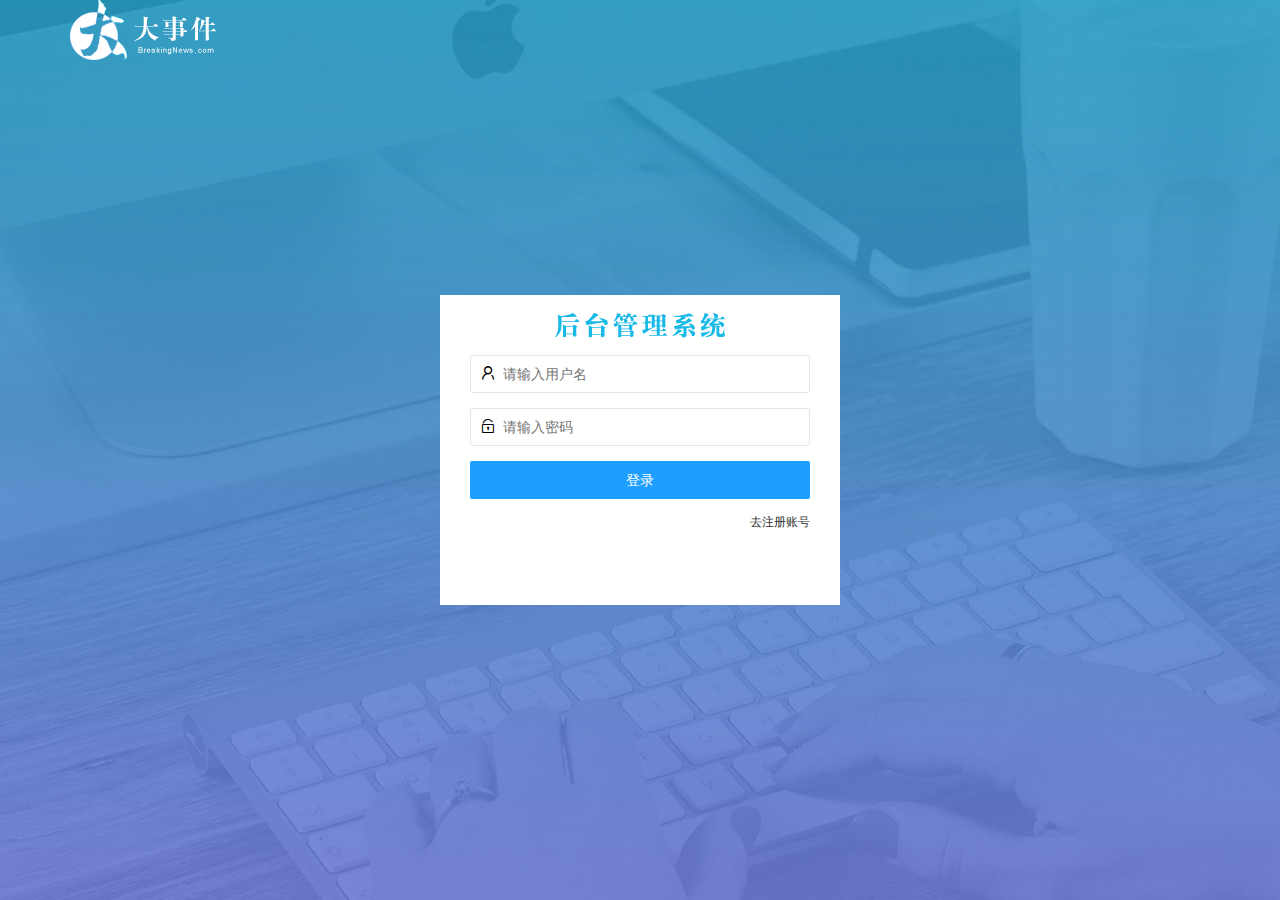
<file: login.html>
<!DOCTYPE html>
<html lang="en">

<head>
  <meta charset="UTF-8" />
  <meta name="viewport" content="width=device-width, initial-scale=1.0" />
  <title>大事件-登录/注册</title>
  <!-- 导入 LayUI 的样式 -->
  <link rel="stylesheet" href="/assets/lib/layui/css/layui.css" />
  <!-- 导入自己的样式表 -->
  <link rel="stylesheet" href="/assets/css/login.css" />
</head>

<body>
  <!-- 头部的 Logo 区域 -->
  <div class="layui-main">
    <img src="/assets/images/logo.png" alt="" />
  </div>

  <!-- 登录注册区域 -->
  <div class="loginAndRegBox">
    <div class="title-box"></div>
    <div class="login-box">
      <!-- 登录的表单 -->
      <form class="layui-form" id="form_login">
        <!-- 用户名 -->
        <div class="layui-form-item">
          <i class="layui-icon layui-icon-username"></i>
          <input type="text" name="username" required lay-verify="required" placeholder="请输入用户名" autocomplete="off"
            class="layui-input" />
        </div>
        <!-- 密码 -->
        <div class="layui-form-item">
          <i class="layui-icon layui-icon-password"></i>
          <input type="password" name="password" required lay-verify="required|pwd" placeholder="请输入密码"
            autocomplete="off" class="layui-input" />
        </div>
        <!-- 登录按钮 -->
        <div class="layui-form-item">
          <!-- 注意：表单提交按钮和普通按钮的区别，就是 lay-submit 属性 -->
          <button class="layui-btn layui-btn-fluid layui-btn-normal" lay-submit>登录</button>
        </div>
        <div class="layui-form-item links">
          <a href="javascript:;" id="link_reg">去注册账号</a>
        </div>
      </form>
      <!-- <a href="javascript:;" id="link_reg">去注册</a> -->
    </div>
    <div class="reg-box">
      <!-- 注册的表单 -->
      <form class="layui-form" id="form_reg">
        <!-- 用户名 -->
        <div class="layui-form-item">
          <i class="layui-icon layui-icon-username"></i>
          <input type="text" name="username" required lay-verify="required" placeholder="请输入用户名" autocomplete="off"
            class="layui-input" />
        </div>
        <!-- 密码 -->
        <div class="layui-form-item">
          <i class="layui-icon layui-icon-password"></i>
          <input type="password" name="password" required lay-verify="required|pwd" placeholder="请输入密码"
            autocomplete="off" class="layui-input" />
        </div>
        <!-- 密码确认框 -->
        <div class="layui-form-item">
          <i class="layui-icon layui-icon-password"></i>
          <input type="password" name="repassword" required lay-verify="required|pwd|repwd" placeholder="再次确认密码"
            autocomplete="off" class="layui-input" />
        </div>
        <!-- 注册按钮 -->
        <div class="layui-form-item">
          <!-- 注意：表单提交按钮和普通按钮的区别，就是 lay-submit 属性 -->
          <button class="layui-btn layui-btn-fluid layui-btn-normal" lay-submit>注册</button>
        </div>
        <div class="layui-form-item links">
          <a href="javascript:;" id="link_login">去登录</a>
        </div>
      </form>
      <!-- <a href="javascript:;" id="link_login">去登录</a> -->
    </div>
  </div>
  <script src="/assets/lib/layui/layui.all.js"></script>
  <script src="/assets/lib/jquery.js"></script>
  <script src="/assets/js/baseApi.js"></script>
  <script src="/assets/js/login.js"></script>
</body>

</html>
</file>
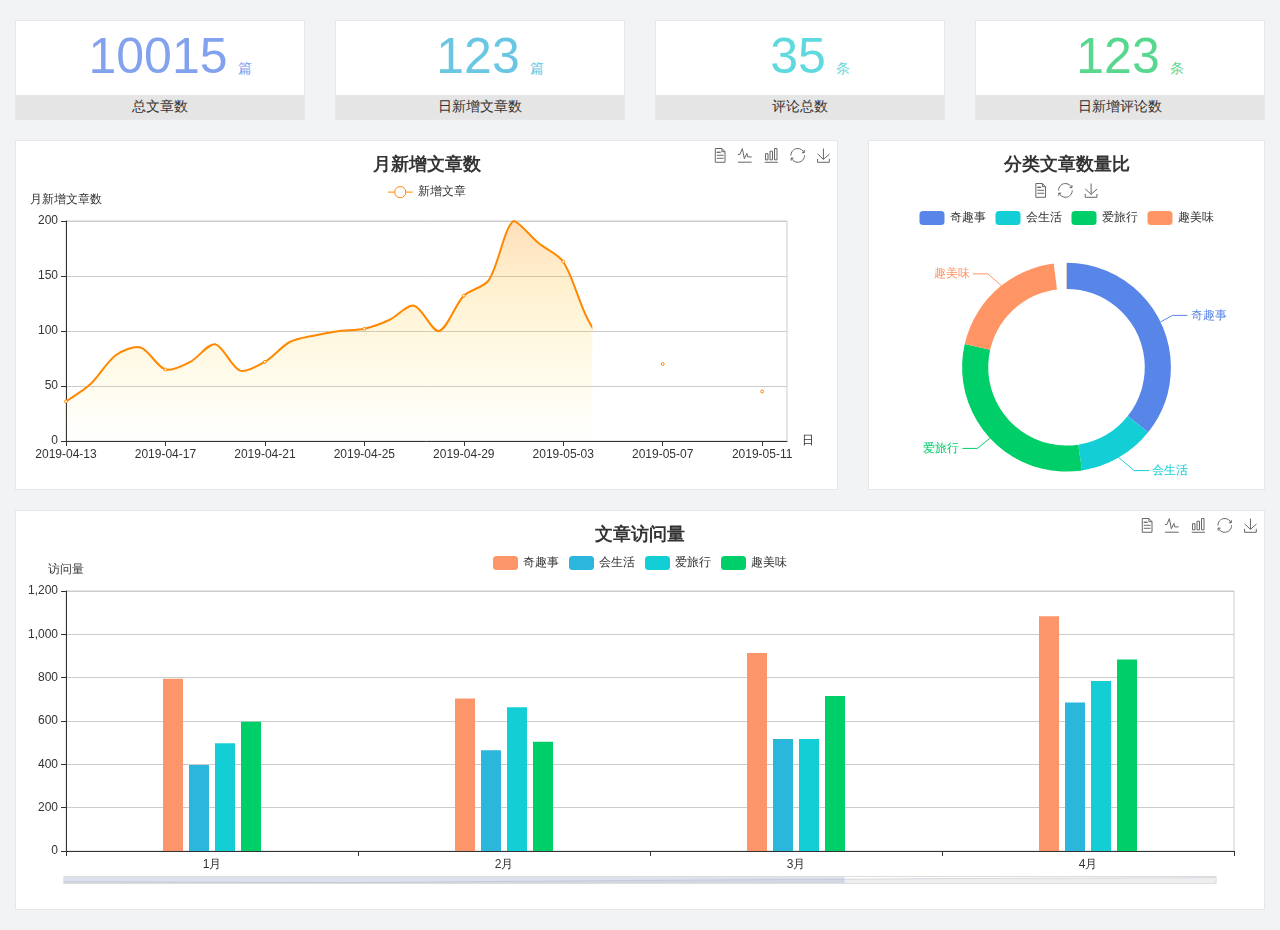
<file: home/dashboard.html>
<!DOCTYPE html>
<html lang="en">

<head>
  <meta charset="UTF-8">
  <meta name="viewport" content="width=device-width, initial-scale=1.0">
  <meta http-equiv="X-UA-Compatible" content="ie=edge">
  <title>图表统计</title>
  <link rel="stylesheet" href="../../assets/lib/bootstrap.css" />
  <link rel="stylesheet" href="../../assets/lib/main.css" />
  <script src="../../assets/lib/jquery.js"></script>
  <script type="text/javascript" src="../../assets/lib/echarts.min.js"></script>
</head>

<body>
  <div class="container-fluid">
    <div class="row spannel_list">
      <div class="col-sm-3 col-xs-6">
        <div class="spannel">
          <em>10015</em><span>篇</span>
          <b>总文章数</b>
        </div>
      </div>
      <div class="col-sm-3 col-xs-6">
        <div class="spannel scolor01">
          <em>123</em><span>篇</span>
          <b>日新增文章数</b>
        </div>
      </div>
      <div class="col-sm-3 col-xs-6">
        <div class="spannel scolor02">
          <em>35</em><span>条</span>
          <b>评论总数</b>
        </div>
      </div>
      <div class="col-sm-3 col-xs-6">
        <div class="spannel scolor03">
          <em>123</em><span>条</span>
          <b>日新增评论数</b>
        </div>
      </div>
    </div>
  </div>

  <div class="container-fluid">
    <div class="row curve-pie">
      <div class="col-lg-8 col-md-8">
        <div class="gragh_pannel" id="curve_show"></div>
      </div>
      <div class="col-lg-4 col-md-4">
        <div class="gragh_pannel" id="pie_show"></div>
      </div>
    </div>
  </div>

  <div class="container-fluid">
    <div class="column_pannel" id="column_show"></div>
  </div>

  <script>
    var oChart = echarts.init(document.getElementById('curve_show'));
    var aList_all = [
      { 'count': 36, 'date': '2019-04-13' },
      { 'count': 52, 'date': '2019-04-14' },
      { 'count': 78, 'date': '2019-04-15' },
      { 'count': 85, 'date': '2019-04-16' },
      { 'count': 65, 'date': '2019-04-17' },
      { 'count': 72, 'date': '2019-04-18' },
      { 'count': 88, 'date': '2019-04-19' },
      { 'count': 64, 'date': '2019-04-20' },
      { 'count': 72, 'date': '2019-04-21' },
      { 'count': 90, 'date': '2019-04-22' },
      { 'count': 96, 'date': '2019-04-23' },
      { 'count': 100, 'date': '2019-04-24' },
      { 'count': 102, 'date': '2019-04-25' },
      { 'count': 110, 'date': '2019-04-26' },
      { 'count': 123, 'date': '2019-04-27' },
      { 'count': 100, 'date': '2019-04-28' },
      { 'count': 132, 'date': '2019-04-29' },
      { 'count': 146, 'date': '2019-04-30' },
      { 'count': 200, 'date': '2019-05-01' },
      { 'count': 180, 'date': '2019-05-02' },
      { 'count': 163, 'date': '2019-05-03' },
      { 'count': 110, 'date': '2019-05-04' },
      { 'count': 80, 'date': '2019-05-05' },
      { 'count': 82, 'date': '2019-05-06' },
      { 'count': 70, 'date': '2019-05-07' },
      { 'count': 65, 'date': '2019-05-08' },
      { 'count': 54, 'date': '2019-05-09' },
      { 'count': 40, 'date': '2019-05-10' },
      { 'count': 45, 'date': '2019-05-11' },
      { 'count': 38, 'date': '2019-05-12' },
    ];

    let aCount = [];
    let aDate = [];

    for (var i = 0; i < aList_all.length; i++) {
      aCount.push(aList_all[i].count);
      aDate.push(aList_all[i].date);
    }

    var chartopt = {
      title: {
        text: '月新增文章数',
        left: 'center',
        top: '10'
      },
      tooltip: {
        trigger: 'axis'
      },
      legend: {
        data: ['新增文章'],
        top: '40'
      },
      toolbox: {
        show: true,
        feature: {
          mark: { show: true },
          dataView: { show: true, readOnly: false },
          magicType: { show: true, type: ['line', 'bar'] },
          restore: { show: true },
          saveAsImage: { show: true }
        }
      },
      calculable: true,
      xAxis: [
        {
          name: '日',
          type: 'category',
          boundaryGap: false,
          data: aDate
        }
      ],
      yAxis: [
        {
          name: '月新增文章数',
          type: 'value'
        }
      ],
      series: [
        {
          name: '新增文章',
          type: 'line',
          smooth: true,
          itemStyle: { normal: { areaStyle: { type: 'default' }, color: '#f80' }, lineStyle: { color: '#f80' } },
          data: aCount
        }],
      areaStyle: {
        normal: {
          color: new echarts.graphic.LinearGradient(0, 0, 0, 1, [{
            offset: 0,
            color: 'rgba(255,136,0,0.39)'
          }, {
            offset: .34,
            color: 'rgba(255,180,0,0.25)'
          }, {
            offset: 1,
            color: 'rgba(255,222,0,0.00)'
          }])

        }
      },
      grid: {
        show: true,
        x: 50,
        x2: 50,
        y: 80,
        height: 220
      }
    };

    oChart.setOption(chartopt);


    var oPie = echarts.init(document.getElementById('pie_show'));
    var oPieopt =
    {
      title: {
        top: 10,
        text: '分类文章数量比',
        x: 'center'
      },
      tooltip: {
        trigger: 'item',
        formatter: "{a} <br/>{b} : {c} ({d}%)"
      },
      color: ['#5885e8', '#13cfd5', '#00ce68', '#ff9565'],
      legend: {
        x: 'center',
        top: 65,
        data: ['奇趣事', '会生活', '爱旅行', '趣美味']
      },
      toolbox: {
        show: true,
        x: 'center',
        top: 35,
        feature: {
          mark: { show: true },
          dataView: { show: true, readOnly: false },
          magicType: {
            show: true,
            type: ['pie', 'funnel'],
            option: {
              funnel: {
                x: '25%',
                width: '50%',
                funnelAlign: 'left',
                max: 1548
              }
            }
          },
          restore: { show: true },
          saveAsImage: { show: true }
        }
      },
      calculable: true,
      series: [
        {
          name: '访问来源',
          type: 'pie',
          radius: ['45%', '60%'],
          center: ['50%', '65%'],
          data: [
            { value: 300, name: '奇趣事' },
            { value: 100, name: '会生活' },
            { value: 260, name: '爱旅行' },
            { value: 180, name: '趣美味' }
          ]
        }
      ]
    };
    oPie.setOption(oPieopt);



    var oColumn = this.echarts.init(document.getElementById('column_show'));
    var oColumnopt =
    {
      title: {
        text: '文章访问量',
        left: 'center',
        top: '10'
      },
      tooltip: {
        trigger: 'axis'
      },
      legend: {
        data: ['奇趣事', '会生活', '爱旅行', '趣美味'],
        top: '40'
      },
      toolbox: {
        show: true,
        feature: {
          mark: { show: true },
          dataView: { show: true, readOnly: false },
          magicType: { show: true, type: ['line', 'bar'] },
          restore: { show: true },
          saveAsImage: { show: true }
        }
      },
      calculable: true,
      xAxis: [
        {
          type: 'category',
          data: ['1月', '2月', '3月', '4月', '5月']
        }
      ],
      yAxis: [
        {
          name: '访问量',
          type: 'value'
        }
      ],
      series: [
        {
          name: '奇趣事',
          type: 'bar',
          barWidth: 20,
          itemStyle: {
            normal: { areaStyle: { type: 'default' }, color: '#fd956a' }
          },
          data: [800, 708, 920, 1090, 1200]
        },
        {
          name: '会生活',
          type: 'bar',
          barWidth: 20,
          itemStyle: {
            normal: { areaStyle: { type: 'default' }, color: '#2bb6db' }
          },
          data: [400, 468, 520, 690, 800]
        },
        {
          name: '爱旅行',
          type: 'bar',
          barWidth: 20,
          itemStyle: {
            normal: { areaStyle: { type: 'default' }, color: '#13cfd5' }
          },
          data: [500, 668, 520, 790, 900]
        },
        {
          name: '趣美味',
          type: 'bar',
          barWidth: 20,
          itemStyle: {
            normal: { areaStyle: { type: 'default' }, color: '#00ce68' }
          },
          data: [600, 508, 720, 890, 1000]
        }
      ],
      grid: {
        show: true,
        x: 50,
        x2: 30,
        y: 80,
        height: 260
      },
      dataZoom: [//给x轴设置滚动条
        {
          start: 0,//默认为0
          end: 100 - 1000 / 31,//默认为100
          type: 'slider',
          show: true,
          xAxisIndex: [0],
          handleSize: 0,//滑动条的 左右2个滑动条的大小
          height: 8,//组件高度
          left: 45, //左边的距离
          right: 50,//右边的距离
          bottom: 26,//右边的距离
          handleColor: '#ddd',//h滑动图标的颜色
          handleStyle: {
            borderColor: "#cacaca",
            borderWidth: "1",
            shadowBlur: 2,
            background: "#ddd",
            shadowColor: "#ddd",
          }
        }]
    };
    oColumn.setOption(oColumnopt);
  </script>
</body>

</html>
</file>
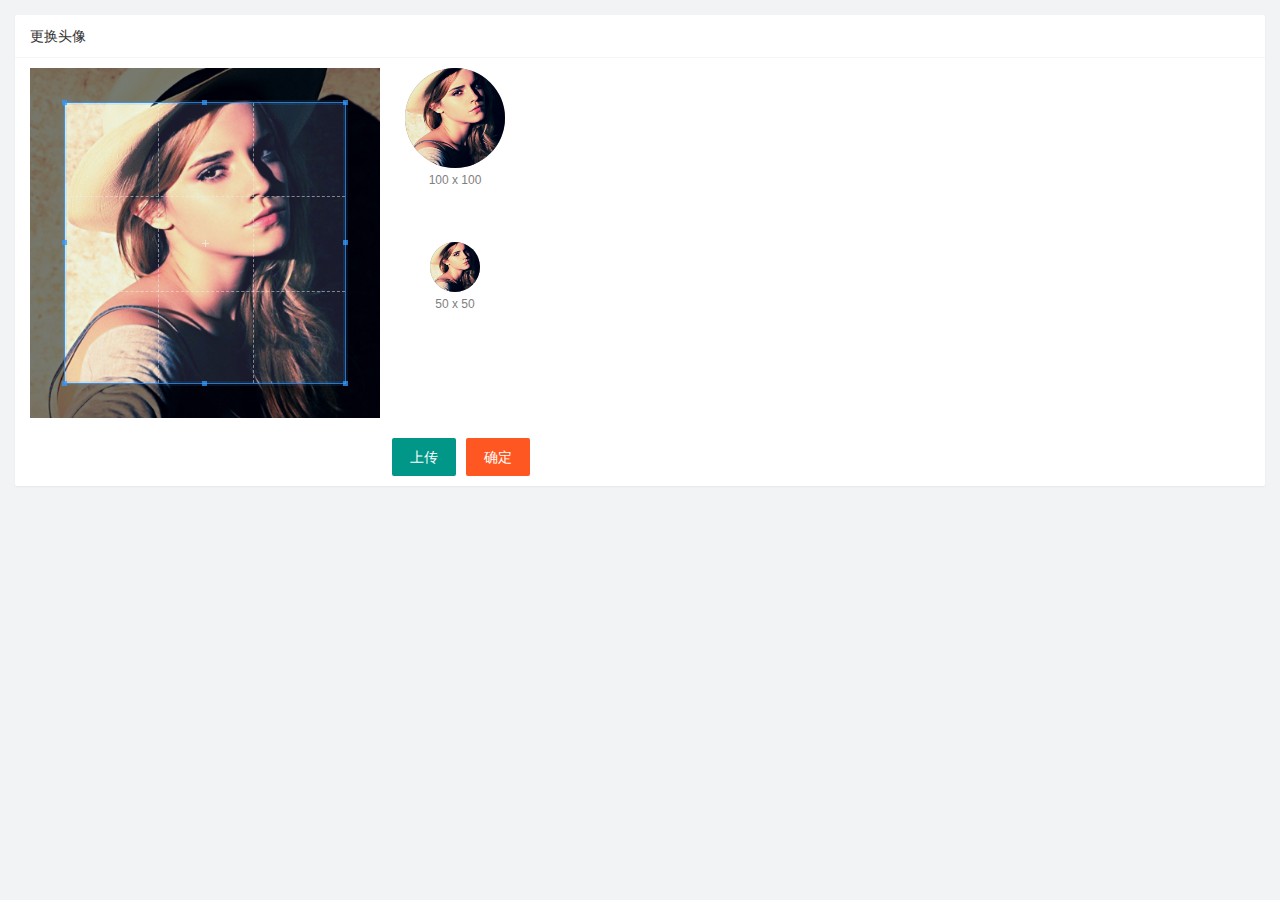
<file: user/user_avatar.html>
<!DOCTYPE html>
<html lang="en">

<head>
  <meta charset="UTF-8" />
  <meta name="viewport" content="width=device-width, initial-scale=1.0" />
  <title>Document</title>
  <link rel="stylesheet" href="/assets/lib/layui/css/layui.css" />
  <link rel="stylesheet" href="/assets/lib/cropper/cropper.css" />
  <link rel="stylesheet" href="/assets/css/user/user_avatar.css" />
</head>

<body>
  <!-- 卡片区域 -->
  <div class="layui-card">
    <div class="layui-card-header">更换头像</div>
    <div class="layui-card-body">
      <!-- 第一行的图片裁剪和预览区域 -->
      <div class="row1">
        <!-- 图片裁剪区域 -->
        <div class="cropper-box">
          <!-- 这个 img 标签很重要，将来会把它初始化为裁剪区域 -->
          <img id="image" src="/assets/images/sample.jpg" />
        </div>
        <!-- 图片的预览区域 -->
        <div class="preview-box">
          <div>
            <!-- 宽高为 100px 的预览区域 -->
            <div class="img-preview w100"></div>
            <p class="size">100 x 100</p>
          </div>
          <div>
            <!-- 宽高为 50px 的预览区域 -->
            <div class="img-preview w50"></div>
            <p class="size">50 x 50</p>
          </div>
        </div>
      </div>
      <!-- 第二行的按钮区域 -->
      <div class="row2">
        <input type="file" id="file" accept="image/*">
        <button id="btnChooseImg" type="button" class="layui-btn">上传</button>
        <button id="btnUpload" type="button" class="layui-btn layui-btn-danger">确定</button>

      </div>
    </div>
  </div>
  <script src="/assets/lib/layui/layui.all.js"></script>
  <script src="/assets/lib/jquery.js"></script>
  <script src="/assets/lib/cropper/Cropper.js"></script>
  <script src="/assets/lib/cropper/jquery-cropper.js"></script>
  <script src="/assets/js/baseApi.js"></script>
  <script src="/assets/js/user_avatar.js"></script>
</body>

</html>
</file>
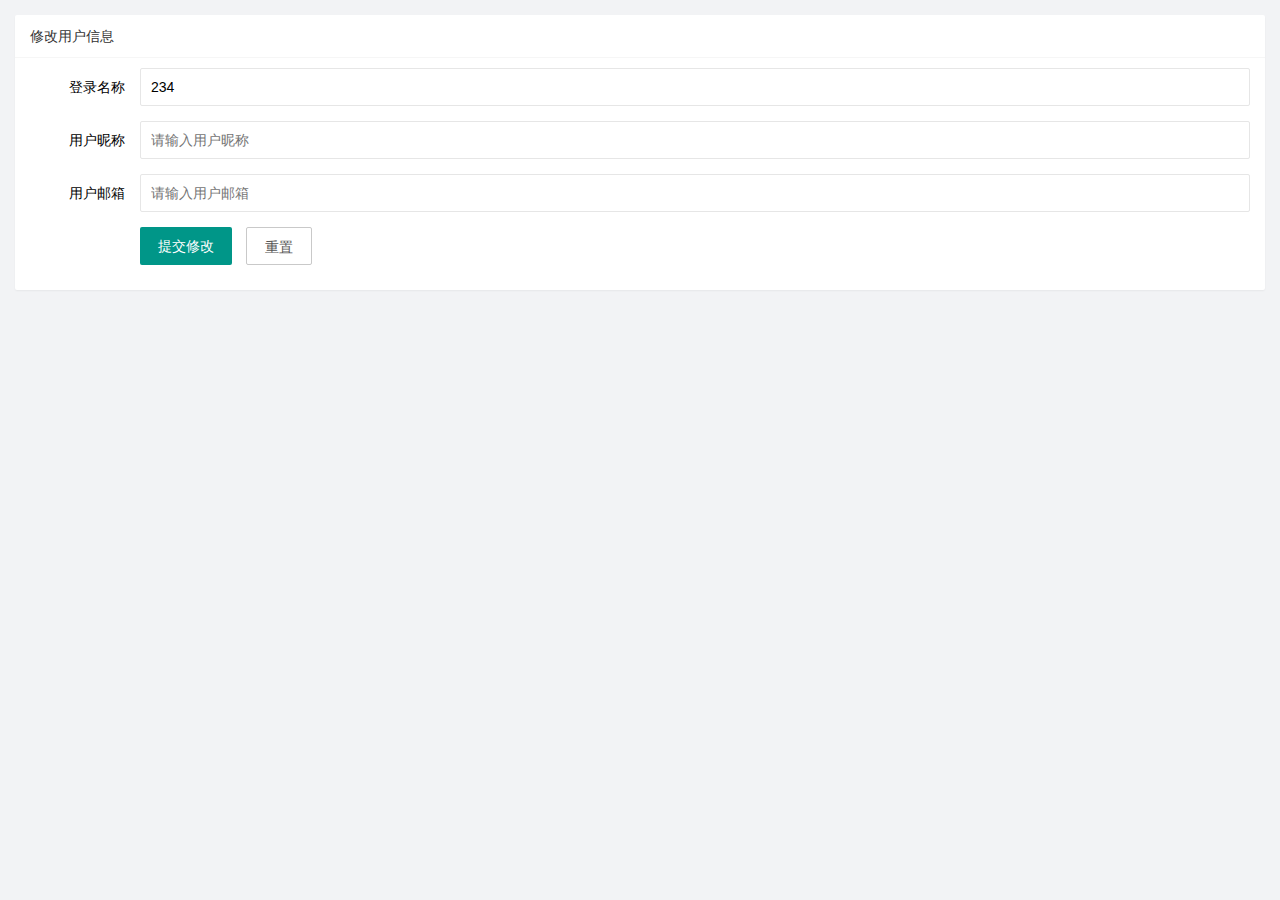
<file: user/user_info.html>
<!DOCTYPE html>
<html lang="en">

<head>
  <meta charset="UTF-8" />
  <meta name="viewport" content="width=device-width, initial-scale=1.0" />
  <title>Document</title>
  <!-- 导入 layui 的样式 -->
  <link rel="stylesheet" href="/assets/lib/layui/css/layui.css" />
  <!-- 导入自己的样式 -->
  <link rel="stylesheet" href="/assets/css/user/user_info.css" />
</head>

<body>
  <!-- 卡片区域 -->
  <div class="layui-card">
    <div class="layui-card-header">修改用户信息</div>
    <div class="layui-card-body">
      <!-- form 表单区域 -->
      <form class="layui-form" action="" lay-filter="formUserInfo">
        <input type="hidden" name="id">
        <div class="layui-form-item">
          <label class="layui-form-label">登录名称</label>
          <div class="layui-input-block">
            <input value="234" type="text" name="username" required lay-verify="required" placeholder="请输入登录名称"
              autocomplete="off" class="layui-input" readonly />
          </div>
        </div>
        <div class="layui-form-item">
          <label class="layui-form-label">用户昵称</label>
          <div class="layui-input-block">
            <input type="text" name="nickname" required lay-verify="required|nickname" placeholder="请输入用户昵称"
              autocomplete="off" class="layui-input" />
          </div>
        </div>
        <div class="layui-form-item">
          <label class="layui-form-label">用户邮箱</label>
          <div class="layui-input-block">
            <input type="text" name="email" required lay-verify="required|email" placeholder="请输入用户邮箱"
              autocomplete="off" class="layui-input" />
          </div>
        </div>
        <div class="layui-form-item">
          <div class="layui-input-block">
            <button id="submit" class="layui-btn" lay-submit lay-filter="formDemo">提交修改</button>
            <button id="btnReset" class="layui-btn layui-btn-primary">重置</button>
          </div>
        </div>
      </form>
    </div>
  </div>
  <script src="/assets/lib/layui/layui.all.js"></script>
  <script src="/assets/lib/jquery.js"></script>
  <script src="/assets/js/baseApi.js"></script>
  <script src="/assets/js/user_info.js"></script>
</body>

</html>
</file>
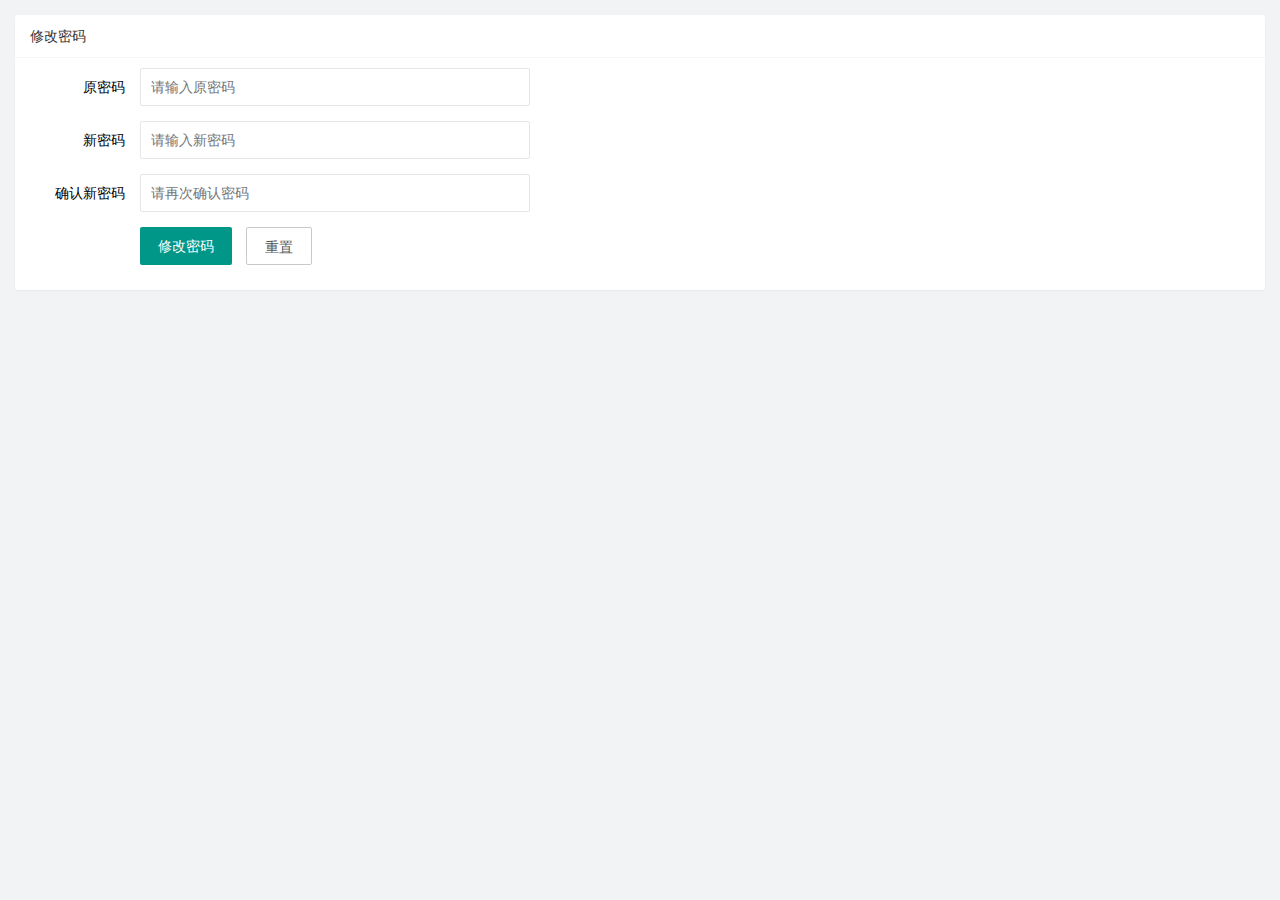
<file: user/user_pwd.html>
<!DOCTYPE html>
<html lang="en">

<head>
  <meta charset="UTF-8" />
  <meta name="viewport" content="width=device-width, initial-scale=1.0" />
  <title>Document</title>
  <link rel="stylesheet" href="/assets/lib/layui/css/layui.css" />
  <link rel="stylesheet" href="/assets/css/user/user_pwd.css" />
</head>

<body>
  <!-- 卡片区域 -->
  <div class="layui-card">
    <div class="layui-card-header">修改密码</div>
    <div class="layui-card-body">
      <form class="layui-form">
        <div class="layui-form-item">
          <label class="layui-form-label">原密码</label>
          <div class="layui-input-block">
            <input type="password" name="oldPwd" required lay-verify="required|pwd" placeholder="请输入原密码"
              autocomplete="off" class="layui-input" />
          </div>
        </div>
        <div class="layui-form-item">
          <label class="layui-form-label">新密码</label>
          <div class="layui-input-block">
            <input type="password" name="newPwd" required lay-verify="required|pwd|samePwd" placeholder="请输入新密码"
              autocomplete="off" class="layui-input" />
          </div>
        </div>
        <div class="layui-form-item">
          <label class="layui-form-label">确认新密码</label>
          <div class="layui-input-block">
            <input type="password" name="rePwd" required lay-verify="required|pwd|rePwd" placeholder="请再次确认密码"
              autocomplete="off" class="layui-input" />
          </div>
        </div>
        <div class="layui-form-item">
          <div class="layui-input-block">
            <button class="layui-btn" lay-submit lay-filter="formDemo">修改密码</button>
            <button type="reset" class="layui-btn layui-btn-primary">重置</button>
          </div>
        </div>
      </form>
    </div>
  </div>
  <script src="/assets/lib/layui/layui.all.js"></script>
  <script src="/assets/lib/jquery.js"></script>
  <script src="/assets/js/baseApi.js"></script>
  <script src="/assets/js/user_pwd.js"></script>
</body>

</html>
</file>
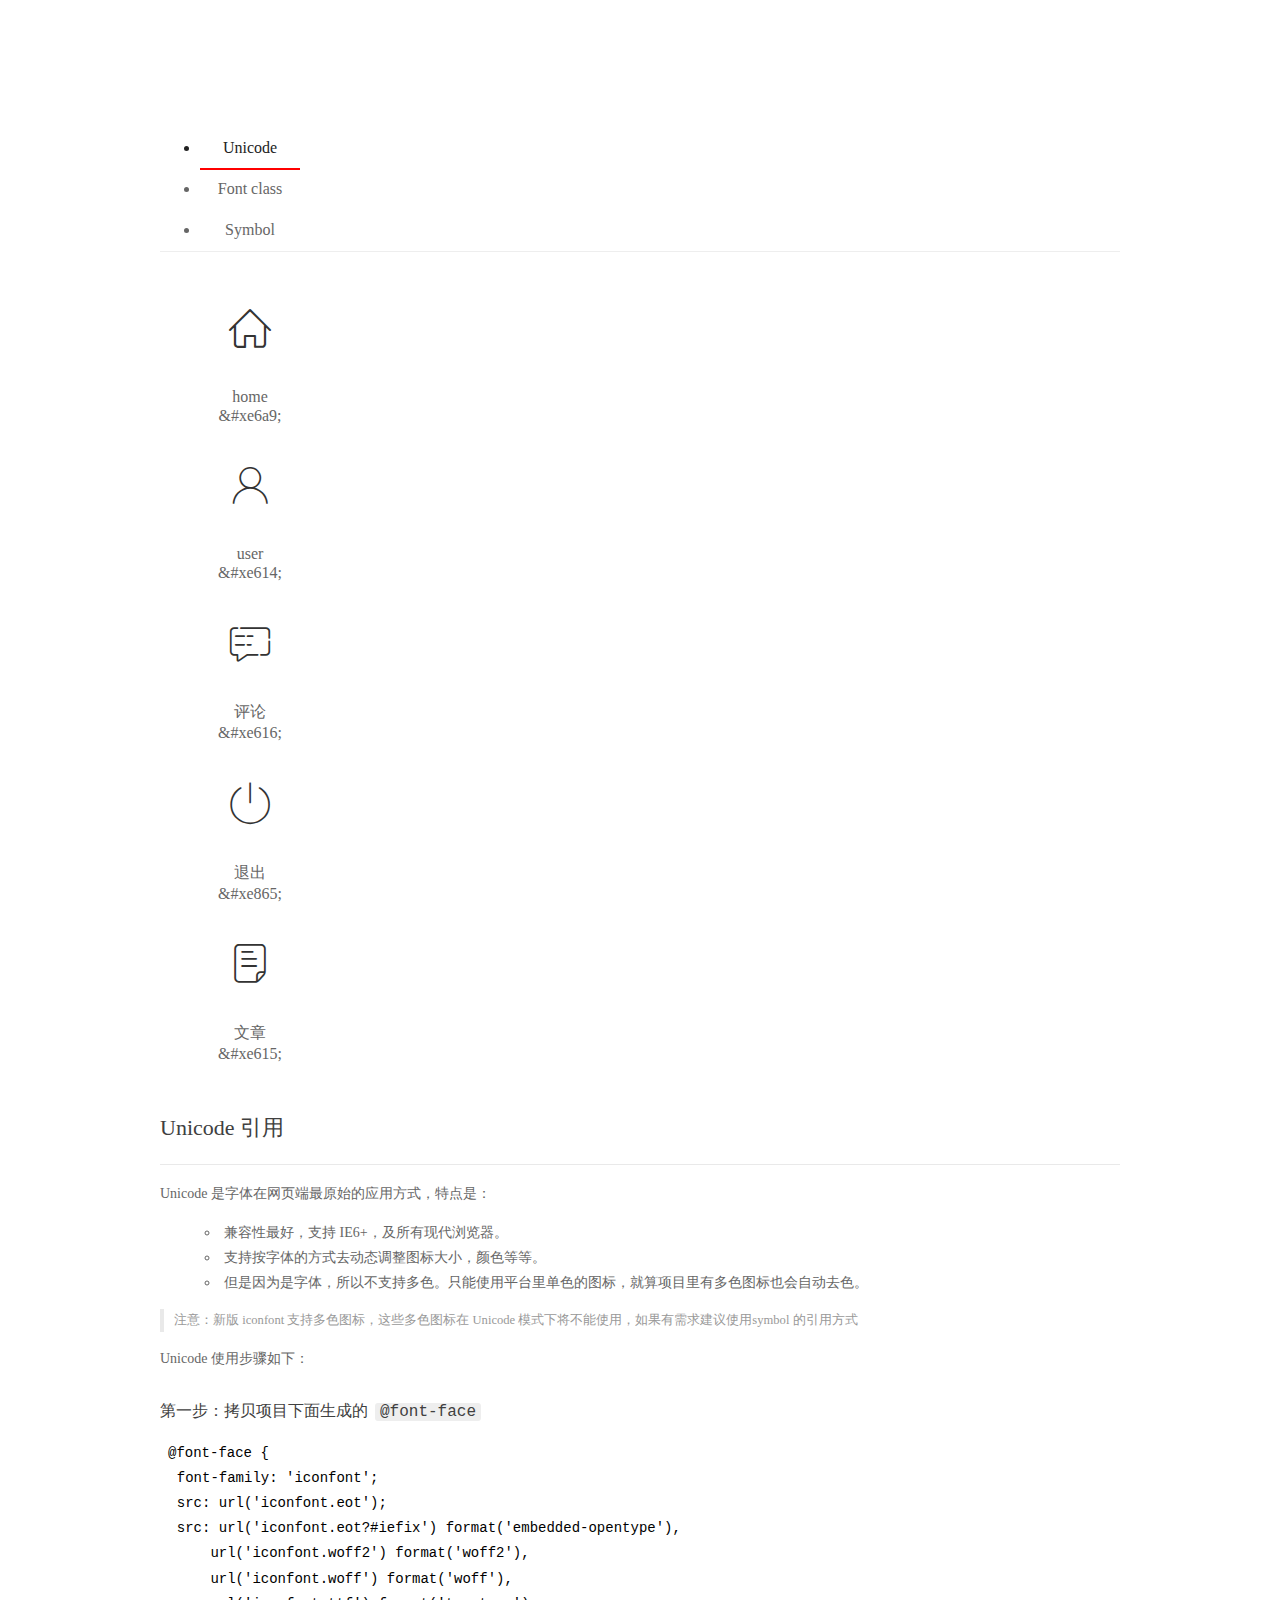
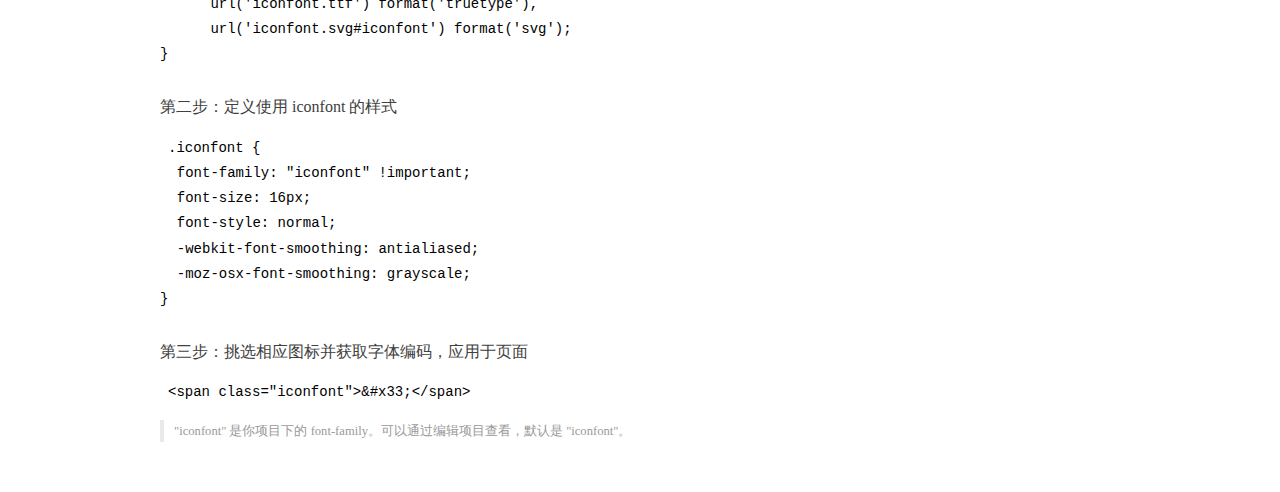
<file: assets/fonts/demo_index.html>
<!DOCTYPE html>
<html>
<head>
  <meta charset="utf-8"/>
  <title>IconFont Demo</title>
  <link rel="shortcut icon" href="https://gtms04.alicdn.com/tps/i4/TB1_oz6GVXXXXaFXpXXJDFnIXXX-64-64.ico" type="image/x-icon"/>
  <link rel="stylesheet" href="https://g.alicdn.com/thx/cube/1.3.2/cube.min.css">
  <link rel="stylesheet" href="demo.css">
  <link rel="stylesheet" href="iconfont.css">
  <script src="iconfont.js"></script>
  <!-- jQuery -->
  <script src="https://a1.alicdn.com/oss/uploads/2018/12/26/7bfddb60-08e8-11e9-9b04-53e73bb6408b.js"></script>
  <!-- 代码高亮 -->
  <script src="https://a1.alicdn.com/oss/uploads/2018/12/26/a3f714d0-08e6-11e9-8a15-ebf944d7534c.js"></script>
</head>
<body>
  <div class="main">
    <h1 class="logo"><a href="https://www.iconfont.cn/" title="iconfont 首页" target="_blank">&#xe86b;</a></h1>
    <div class="nav-tabs">
      <ul id="tabs" class="dib-box">
        <li class="dib active"><span>Unicode</span></li>
        <li class="dib"><span>Font class</span></li>
        <li class="dib"><span>Symbol</span></li>
      </ul>
      
    </div>
    <div class="tab-container">
      <div class="content unicode" style="display: block;">
          <ul class="icon_lists dib-box">
          
            <li class="dib">
              <span class="icon iconfont">&#xe6a9;</span>
                <div class="name">home</div>
                <div class="code-name">&amp;#xe6a9;</div>
              </li>
          
            <li class="dib">
              <span class="icon iconfont">&#xe614;</span>
                <div class="name">user</div>
                <div class="code-name">&amp;#xe614;</div>
              </li>
          
            <li class="dib">
              <span class="icon iconfont">&#xe616;</span>
                <div class="name">评论</div>
                <div class="code-name">&amp;#xe616;</div>
              </li>
          
            <li class="dib">
              <span class="icon iconfont">&#xe865;</span>
                <div class="name">退出</div>
                <div class="code-name">&amp;#xe865;</div>
              </li>
          
            <li class="dib">
              <span class="icon iconfont">&#xe615;</span>
                <div class="name">文章</div>
                <div class="code-name">&amp;#xe615;</div>
              </li>
          
          </ul>
          <div class="article markdown">
          <h2 id="unicode-">Unicode 引用</h2>
          <hr>

          <p>Unicode 是字体在网页端最原始的应用方式，特点是：</p>
          <ul>
            <li>兼容性最好，支持 IE6+，及所有现代浏览器。</li>
            <li>支持按字体的方式去动态调整图标大小，颜色等等。</li>
            <li>但是因为是字体，所以不支持多色。只能使用平台里单色的图标，就算项目里有多色图标也会自动去色。</li>
          </ul>
          <blockquote>
            <p>注意：新版 iconfont 支持多色图标，这些多色图标在 Unicode 模式下将不能使用，如果有需求建议使用symbol 的引用方式</p>
          </blockquote>
          <p>Unicode 使用步骤如下：</p>
          <h3 id="-font-face">第一步：拷贝项目下面生成的 <code>@font-face</code></h3>
<pre><code class="language-css"
>@font-face {
  font-family: 'iconfont';
  src: url('iconfont.eot');
  src: url('iconfont.eot?#iefix') format('embedded-opentype'),
      url('iconfont.woff2') format('woff2'),
      url('iconfont.woff') format('woff'),
      url('iconfont.ttf') format('truetype'),
      url('iconfont.svg#iconfont') format('svg');
}
</code></pre>
          <h3 id="-iconfont-">第二步：定义使用 iconfont 的样式</h3>
<pre><code class="language-css"
>.iconfont {
  font-family: "iconfont" !important;
  font-size: 16px;
  font-style: normal;
  -webkit-font-smoothing: antialiased;
  -moz-osx-font-smoothing: grayscale;
}
</code></pre>
          <h3 id="-">第三步：挑选相应图标并获取字体编码，应用于页面</h3>
<pre>
<code class="language-html"
>&lt;span class="iconfont"&gt;&amp;#x33;&lt;/span&gt;
</code></pre>
          <blockquote>
            <p>"iconfont" 是你项目下的 font-family。可以通过编辑项目查看，默认是 "iconfont"。</p>
          </blockquote>
          </div>
      </div>
      <div class="content font-class">
        <ul class="icon_lists dib-box">
          
          <li class="dib">
            <span class="icon iconfont icon-home"></span>
            <div class="name">
              home
            </div>
            <div class="code-name">.icon-home
            </div>
          </li>
          
          <li class="dib">
            <span class="icon iconfont icon-user"></span>
            <div class="name">
              user
            </div>
            <div class="code-name">.icon-user
            </div>
          </li>
          
          <li class="dib">
            <span class="icon iconfont icon-pinglun"></span>
            <div class="name">
              评论
            </div>
            <div class="code-name">.icon-pinglun
            </div>
          </li>
          
          <li class="dib">
            <span class="icon iconfont icon-tuichu"></span>
            <div class="name">
              退出
            </div>
            <div class="code-name">.icon-tuichu
            </div>
          </li>
          
          <li class="dib">
            <span class="icon iconfont icon-16"></span>
            <div class="name">
              文章
            </div>
            <div class="code-name">.icon-16
            </div>
          </li>
          
        </ul>
        <div class="article markdown">
        <h2 id="font-class-">font-class 引用</h2>
        <hr>

        <p>font-class 是 Unicode 使用方式的一种变种，主要是解决 Unicode 书写不直观，语意不明确的问题。</p>
        <p>与 Unicode 使用方式相比，具有如下特点：</p>
        <ul>
          <li>兼容性良好，支持 IE8+，及所有现代浏览器。</li>
          <li>相比于 Unicode 语意明确，书写更直观。可以很容易分辨这个 icon 是什么。</li>
          <li>因为使用 class 来定义图标，所以当要替换图标时，只需要修改 class 里面的 Unicode 引用。</li>
          <li>不过因为本质上还是使用的字体，所以多色图标还是不支持的。</li>
        </ul>
        <p>使用步骤如下：</p>
        <h3 id="-fontclass-">第一步：引入项目下面生成的 fontclass 代码：</h3>
<pre><code class="language-html">&lt;link rel="stylesheet" href="./iconfont.css"&gt;
</code></pre>
        <h3 id="-">第二步：挑选相应图标并获取类名，应用于页面：</h3>
<pre><code class="language-html">&lt;span class="iconfont icon-xxx"&gt;&lt;/span&gt;
</code></pre>
        <blockquote>
          <p>"
            iconfont" 是你项目下的 font-family。可以通过编辑项目查看，默认是 "iconfont"。</p>
        </blockquote>
      </div>
      </div>
      <div class="content symbol">
          <ul class="icon_lists dib-box">
          
            <li class="dib">
                <svg class="icon svg-icon" aria-hidden="true">
                  <use xlink:href="#icon-home"></use>
                </svg>
                <div class="name">home</div>
                <div class="code-name">#icon-home</div>
            </li>
          
            <li class="dib">
                <svg class="icon svg-icon" aria-hidden="true">
                  <use xlink:href="#icon-user"></use>
                </svg>
                <div class="name">user</div>
                <div class="code-name">#icon-user</div>
            </li>
          
            <li class="dib">
                <svg class="icon svg-icon" aria-hidden="true">
                  <use xlink:href="#icon-pinglun"></use>
                </svg>
                <div class="name">评论</div>
                <div class="code-name">#icon-pinglun</div>
            </li>
          
            <li class="dib">
                <svg class="icon svg-icon" aria-hidden="true">
                  <use xlink:href="#icon-tuichu"></use>
                </svg>
                <div class="name">退出</div>
                <div class="code-name">#icon-tuichu</div>
            </li>
          
            <li class="dib">
                <svg class="icon svg-icon" aria-hidden="true">
                  <use xlink:href="#icon-16"></use>
                </svg>
                <div class="name">文章</div>
                <div class="code-name">#icon-16</div>
            </li>
          
          </ul>
          <div class="article markdown">
          <h2 id="symbol-">Symbol 引用</h2>
          <hr>

          <p>这是一种全新的使用方式，应该说这才是未来的主流，也是平台目前推荐的用法。相关介绍可以参考这篇<a href="">文章</a>
            这种用法其实是做了一个 SVG 的集合，与另外两种相比具有如下特点：</p>
          <ul>
            <li>支持多色图标了，不再受单色限制。</li>
            <li>通过一些技巧，支持像字体那样，通过 <code>font-size</code>, <code>color</code> 来调整样式。</li>
            <li>兼容性较差，支持 IE9+，及现代浏览器。</li>
            <li>浏览器渲染 SVG 的性能一般，还不如 png。</li>
          </ul>
          <p>使用步骤如下：</p>
          <h3 id="-symbol-">第一步：引入项目下面生成的 symbol 代码：</h3>
<pre><code class="language-html">&lt;script src="./iconfont.js"&gt;&lt;/script&gt;
</code></pre>
          <h3 id="-css-">第二步：加入通用 CSS 代码（引入一次就行）：</h3>
<pre><code class="language-html">&lt;style&gt;
.icon {
  width: 1em;
  height: 1em;
  vertical-align: -0.15em;
  fill: currentColor;
  overflow: hidden;
}
&lt;/style&gt;
</code></pre>
          <h3 id="-">第三步：挑选相应图标并获取类名，应用于页面：</h3>
<pre><code class="language-html">&lt;svg class="icon" aria-hidden="true"&gt;
  &lt;use xlink:href="#icon-xxx"&gt;&lt;/use&gt;
&lt;/svg&gt;
</code></pre>
          </div>
      </div>

    </div>
  </div>
  <script>
  $(document).ready(function () {
      $('.tab-container .content:first').show()

      $('#tabs li').click(function (e) {
        var tabContent = $('.tab-container .content')
        var index = $(this).index()

        if ($(this).hasClass('active')) {
          return
        } else {
          $('#tabs li').removeClass('active')
          $(this).addClass('active')

          tabContent.hide().eq(index).fadeIn()
        }
      })
    })
  </script>
</body>
</html>
</file>
<file: assets/lib/layui/css/layui.css>
/** layui-v2.5.5 MIT License By https://www.layui.com */
 .layui-inline,img{display:inline-block;vertical-align:middle}h1,h2,h3,h4,h5,h6{font-weight:400}.layui-edge,.layui-header,.layui-inline,.layui-main{position:relative}.layui-body,.layui-edge,.layui-elip{overflow:hidden}.layui-btn,.layui-edge,.layui-inline,img{vertical-align:middle}.layui-btn,.layui-disabled,.layui-icon,.layui-unselect{-moz-user-select:none;-webkit-user-select:none;-ms-user-select:none}.layui-elip,.layui-form-checkbox span,.layui-form-pane .layui-form-label{text-overflow:ellipsis;white-space:nowrap}.layui-breadcrumb,.layui-tree-btnGroup{visibility:hidden}blockquote,body,button,dd,div,dl,dt,form,h1,h2,h3,h4,h5,h6,input,li,ol,p,pre,td,textarea,th,ul{margin:0;padding:0;-webkit-tap-highlight-color:rgba(0,0,0,0)}a:active,a:hover{outline:0}img{border:none}li{list-style:none}table{border-collapse:collapse;border-spacing:0}h4,h5,h6{font-size:100%}button,input,optgroup,option,select,textarea{font-family:inherit;font-size:inherit;font-style:inherit;font-weight:inherit;outline:0}pre{white-space:pre-wrap;white-space:-moz-pre-wrap;white-space:-pre-wrap;white-space:-o-pre-wrap;word-wrap:break-word}body{line-height:24px;font:14px Helvetica Neue,Helvetica,PingFang SC,Tahoma,Arial,sans-serif}hr{height:1px;margin:10px 0;border:0;clear:both}a{color:#333;text-decoration:none}a:hover{color:#777}a cite{font-style:normal;*cursor:pointer}.layui-border-box,.layui-border-box *{box-sizing:border-box}.layui-box,.layui-box *{box-sizing:content-box}.layui-clear{clear:both;*zoom:1}.layui-clear:after{content:'\20';clear:both;*zoom:1;display:block;height:0}.layui-inline{*display:inline;*zoom:1}.layui-edge{display:inline-block;width:0;height:0;border-width:6px;border-style:dashed;border-color:transparent}.layui-edge-top{top:-4px;border-bottom-color:#999;border-bottom-style:solid}.layui-edge-right{border-left-color:#999;border-left-style:solid}.layui-edge-bottom{top:2px;border-top-color:#999;border-top-style:solid}.layui-edge-left{border-right-color:#999;border-right-style:solid}.layui-disabled,.layui-disabled:hover{color:#d2d2d2!important;cursor:not-allowed!important}.layui-circle{border-radius:100%}.layui-show{display:block!important}.layui-hide{display:none!important}@font-face{font-family:layui-icon;src:url(../font/iconfont.eot?v=250);src:url(../font/iconfont.eot?v=250#iefix) format('embedded-opentype'),url(../font/iconfont.woff2?v=250) format('woff2'),url(../font/iconfont.woff?v=250) format('woff'),url(../font/iconfont.ttf?v=250) format('truetype'),url(../font/iconfont.svg?v=250#layui-icon) format('svg')}.layui-icon{font-family:layui-icon!important;font-size:16px;font-style:normal;-webkit-font-smoothing:antialiased;-moz-osx-font-smoothing:grayscale}.layui-icon-reply-fill:before{content:"\e611"}.layui-icon-set-fill:before{content:"\e614"}.layui-icon-menu-fill:before{content:"\e60f"}.layui-icon-search:before{content:"\e615"}.layui-icon-share:before{content:"\e641"}.layui-icon-set-sm:before{content:"\e620"}.layui-icon-engine:before{content:"\e628"}.layui-icon-close:before{content:"\1006"}.layui-icon-close-fill:before{content:"\1007"}.layui-icon-chart-screen:before{content:"\e629"}.layui-icon-star:before{content:"\e600"}.layui-icon-circle-dot:before{content:"\e617"}.layui-icon-chat:before{content:"\e606"}.layui-icon-release:before{content:"\e609"}.layui-icon-list:before{content:"\e60a"}.layui-icon-chart:before{content:"\e62c"}.layui-icon-ok-circle:before{content:"\1005"}.layui-icon-layim-theme:before{content:"\e61b"}.layui-icon-table:before{content:"\e62d"}.layui-icon-right:before{content:"\e602"}.layui-icon-left:before{content:"\e603"}.layui-icon-cart-simple:before{content:"\e698"}.layui-icon-face-cry:before{content:"\e69c"}.layui-icon-face-smile:before{content:"\e6af"}.layui-icon-survey:before{content:"\e6b2"}.layui-icon-tree:before{content:"\e62e"}.layui-icon-upload-circle:before{content:"\e62f"}.layui-icon-add-circle:before{content:"\e61f"}.layui-icon-download-circle:before{content:"\e601"}.layui-icon-templeate-1:before{content:"\e630"}.layui-icon-util:before{content:"\e631"}.layui-icon-face-surprised:before{content:"\e664"}.layui-icon-edit:before{content:"\e642"}.layui-icon-speaker:before{content:"\e645"}.layui-icon-down:before{content:"\e61a"}.layui-icon-file:before{content:"\e621"}.layui-icon-layouts:before{content:"\e632"}.layui-icon-rate-half:before{content:"\e6c9"}.layui-icon-add-circle-fine:before{content:"\e608"}.layui-icon-prev-circle:before{content:"\e633"}.layui-icon-read:before{content:"\e705"}.layui-icon-404:before{content:"\e61c"}.layui-icon-carousel:before{content:"\e634"}.layui-icon-help:before{content:"\e607"}.layui-icon-code-circle:before{content:"\e635"}.layui-icon-water:before{content:"\e636"}.layui-icon-username:before{content:"\e66f"}.layui-icon-find-fill:before{content:"\e670"}.layui-icon-about:before{content:"\e60b"}.layui-icon-location:before{content:"\e715"}.layui-icon-up:before{content:"\e619"}.layui-icon-pause:before{content:"\e651"}.layui-icon-date:before{content:"\e637"}.layui-icon-layim-uploadfile:before{content:"\e61d"}.layui-icon-delete:before{content:"\e640"}.layui-icon-play:before{content:"\e652"}.layui-icon-top:before{content:"\e604"}.layui-icon-friends:before{content:"\e612"}.layui-icon-refresh-3:before{content:"\e9aa"}.layui-icon-ok:before{content:"\e605"}.layui-icon-layer:before{content:"\e638"}.layui-icon-face-smile-fine:before{content:"\e60c"}.layui-icon-dollar:before{content:"\e659"}.layui-icon-group:before{content:"\e613"}.layui-icon-layim-download:before{content:"\e61e"}.layui-icon-picture-fine:before{content:"\e60d"}.layui-icon-link:before{content:"\e64c"}.layui-icon-diamond:before{content:"\e735"}.layui-icon-log:before{content:"\e60e"}.layui-icon-rate-solid:before{content:"\e67a"}.layui-icon-fonts-del:before{content:"\e64f"}.layui-icon-unlink:before{content:"\e64d"}.layui-icon-fonts-clear:before{content:"\e639"}.layui-icon-triangle-r:before{content:"\e623"}.layui-icon-circle:before{content:"\e63f"}.layui-icon-radio:before{content:"\e643"}.layui-icon-align-center:before{content:"\e647"}.layui-icon-align-right:before{content:"\e648"}.layui-icon-align-left:before{content:"\e649"}.layui-icon-loading-1:before{content:"\e63e"}.layui-icon-return:before{content:"\e65c"}.layui-icon-fonts-strong:before{content:"\e62b"}.layui-icon-upload:before{content:"\e67c"}.layui-icon-dialogue:before{content:"\e63a"}.layui-icon-video:before{content:"\e6ed"}.layui-icon-headset:before{content:"\e6fc"}.layui-icon-cellphone-fine:before{content:"\e63b"}.layui-icon-add-1:before{content:"\e654"}.layui-icon-face-smile-b:before{content:"\e650"}.layui-icon-fonts-html:before{content:"\e64b"}.layui-icon-form:before{content:"\e63c"}.layui-icon-cart:before{content:"\e657"}.layui-icon-camera-fill:before{content:"\e65d"}.layui-icon-tabs:before{content:"\e62a"}.layui-icon-fonts-code:before{content:"\e64e"}.layui-icon-fire:before{content:"\e756"}.layui-icon-set:before{content:"\e716"}.layui-icon-fonts-u:before{content:"\e646"}.layui-icon-triangle-d:before{content:"\e625"}.layui-icon-tips:before{content:"\e702"}.layui-icon-picture:before{content:"\e64a"}.layui-icon-more-vertical:before{content:"\e671"}.layui-icon-flag:before{content:"\e66c"}.layui-icon-loading:before{content:"\e63d"}.layui-icon-fonts-i:before{content:"\e644"}.layui-icon-refresh-1:before{content:"\e666"}.layui-icon-rmb:before{content:"\e65e"}.layui-icon-home:before{content:"\e68e"}.layui-icon-user:before{content:"\e770"}.layui-icon-notice:before{content:"\e667"}.layui-icon-login-weibo:before{content:"\e675"}.layui-icon-voice:before{content:"\e688"}.layui-icon-upload-drag:before{content:"\e681"}.layui-icon-login-qq:before{content:"\e676"}.layui-icon-snowflake:before{content:"\e6b1"}.layui-icon-file-b:before{content:"\e655"}.layui-icon-template:before{content:"\e663"}.layui-icon-auz:before{content:"\e672"}.layui-icon-console:before{content:"\e665"}.layui-icon-app:before{content:"\e653"}.layui-icon-prev:before{content:"\e65a"}.layui-icon-website:before{content:"\e7ae"}.layui-icon-next:before{content:"\e65b"}.layui-icon-component:before{content:"\e857"}.layui-icon-more:before{content:"\e65f"}.layui-icon-login-wechat:before{content:"\e677"}.layui-icon-shrink-right:before{content:"\e668"}.layui-icon-spread-left:before{content:"\e66b"}.layui-icon-camera:before{content:"\e660"}.layui-icon-note:before{content:"\e66e"}.layui-icon-refresh:before{content:"\e669"}.layui-icon-female:before{content:"\e661"}.layui-icon-male:before{content:"\e662"}.layui-icon-password:before{content:"\e673"}.layui-icon-senior:before{content:"\e674"}.layui-icon-theme:before{content:"\e66a"}.layui-icon-tread:before{content:"\e6c5"}.layui-icon-praise:before{content:"\e6c6"}.layui-icon-star-fill:before{content:"\e658"}.layui-icon-rate:before{content:"\e67b"}.layui-icon-template-1:before{content:"\e656"}.layui-icon-vercode:before{content:"\e679"}.layui-icon-cellphone:before{content:"\e678"}.layui-icon-screen-full:before{content:"\e622"}.layui-icon-screen-restore:before{content:"\e758"}.layui-icon-cols:before{content:"\e610"}.layui-icon-export:before{content:"\e67d"}.layui-icon-print:before{content:"\e66d"}.layui-icon-slider:before{content:"\e714"}.layui-icon-addition:before{content:"\e624"}.layui-icon-subtraction:before{content:"\e67e"}.layui-icon-service:before{content:"\e626"}.layui-icon-transfer:before{content:"\e691"}.layui-main{width:1140px;margin:0 auto}.layui-header{z-index:1000;height:60px}.layui-header a:hover{transition:all .5s;-webkit-transition:all .5s}.layui-side{position:fixed;left:0;top:0;bottom:0;z-index:999;width:200px;overflow-x:hidden}.layui-side-scroll{position:relative;width:220px;height:100%;overflow-x:hidden}.layui-body{position:absolute;left:200px;right:0;top:0;bottom:0;z-index:998;width:auto;overflow-y:auto;box-sizing:border-box}.layui-layout-body{overflow:hidden}.layui-layout-admin .layui-header{background-color:#23262E}.layui-layout-admin .layui-side{top:60px;width:200px;overflow-x:hidden}.layui-layout-admin .layui-body{position:fixed;top:60px;bottom:44px}.layui-layout-admin .layui-main{width:auto;margin:0 15px}.layui-layout-admin .layui-footer{position:fixed;left:200px;right:0;bottom:0;height:44px;line-height:44px;padding:0 15px;background-color:#eee}.layui-layout-admin .layui-logo{position:absolute;left:0;top:0;width:200px;height:100%;line-height:60px;text-align:center;color:#009688;font-size:16px}.layui-layout-admin .layui-header .layui-nav{background:0 0}.layui-layout-left{position:absolute!important;left:200px;top:0}.layui-layout-right{position:absolute!important;right:0;top:0}.layui-container{position:relative;margin:0 auto;padding:0 15px;box-sizing:border-box}.layui-fluid{position:relative;margin:0 auto;padding:0 15px}.layui-row:after,.layui-row:before{content:'';display:block;clear:both}.layui-col-lg1,.layui-col-lg10,.layui-col-lg11,.layui-col-lg12,.layui-col-lg2,.layui-col-lg3,.layui-col-lg4,.layui-col-lg5,.layui-col-lg6,.layui-col-lg7,.layui-col-lg8,.layui-col-lg9,.layui-col-md1,.layui-col-md10,.layui-col-md11,.layui-col-md12,.layui-col-md2,.layui-col-md3,.layui-col-md4,.layui-col-md5,.layui-col-md6,.layui-col-md7,.layui-col-md8,.layui-col-md9,.layui-col-sm1,.layui-col-sm10,.layui-col-sm11,.layui-col-sm12,.layui-col-sm2,.layui-col-sm3,.layui-col-sm4,.layui-col-sm5,.layui-col-sm6,.layui-col-sm7,.layui-col-sm8,.layui-col-sm9,.layui-col-xs1,.layui-col-xs10,.layui-col-xs11,.layui-col-xs12,.layui-col-xs2,.layui-col-xs3,.layui-col-xs4,.layui-col-xs5,.layui-col-xs6,.layui-col-xs7,.layui-col-xs8,.layui-col-xs9{position:relative;display:block;box-sizing:border-box}.layui-col-xs1,.layui-col-xs10,.layui-col-xs11,.layui-col-xs12,.layui-col-xs2,.layui-col-xs3,.layui-col-xs4,.layui-col-xs5,.layui-col-xs6,.layui-col-xs7,.layui-col-xs8,.layui-col-xs9{float:left}.layui-col-xs1{width:8.33333333%}.layui-col-xs2{width:16.66666667%}.layui-col-xs3{width:25%}.layui-col-xs4{width:33.33333333%}.layui-col-xs5{width:41.66666667%}.layui-col-xs6{width:50%}.layui-col-xs7{width:58.33333333%}.layui-col-xs8{width:66.66666667%}.layui-col-xs9{width:75%}.layui-col-xs10{width:83.33333333%}.layui-col-xs11{width:91.66666667%}.layui-col-xs12{width:100%}.layui-col-xs-offset1{margin-left:8.33333333%}.layui-col-xs-offset2{margin-left:16.66666667%}.layui-col-xs-offset3{margin-left:25%}.layui-col-xs-offset4{margin-left:33.33333333%}.layui-col-xs-offset5{margin-left:41.66666667%}.layui-col-xs-offset6{margin-left:50%}.layui-col-xs-offset7{margin-left:58.33333333%}.layui-col-xs-offset8{margin-left:66.66666667%}.layui-col-xs-offset9{margin-left:75%}.layui-col-xs-offset10{margin-left:83.33333333%}.layui-col-xs-offset11{margin-left:91.66666667%}.layui-col-xs-offset12{margin-left:100%}@media screen and (max-width:768px){.layui-hide-xs{display:none!important}.layui-show-xs-block{display:block!important}.layui-show-xs-inline{display:inline!important}.layui-show-xs-inline-block{display:inline-block!important}}@media screen and (min-width:768px){.layui-container{width:750px}.layui-hide-sm{display:none!important}.layui-show-sm-block{display:block!important}.layui-show-sm-inline{display:inline!important}.layui-show-sm-inline-block{display:inline-block!important}.layui-col-sm1,.layui-col-sm10,.layui-col-sm11,.layui-col-sm12,.layui-col-sm2,.layui-col-sm3,.layui-col-sm4,.layui-col-sm5,.layui-col-sm6,.layui-col-sm7,.layui-col-sm8,.layui-col-sm9{float:left}.layui-col-sm1{width:8.33333333%}.layui-col-sm2{width:16.66666667%}.layui-col-sm3{width:25%}.layui-col-sm4{width:33.33333333%}.layui-col-sm5{width:41.66666667%}.layui-col-sm6{width:50%}.layui-col-sm7{width:58.33333333%}.layui-col-sm8{width:66.66666667%}.layui-col-sm9{width:75%}.layui-col-sm10{width:83.33333333%}.layui-col-sm11{width:91.66666667%}.layui-col-sm12{width:100%}.layui-col-sm-offset1{margin-left:8.33333333%}.layui-col-sm-offset2{margin-left:16.66666667%}.layui-col-sm-offset3{margin-left:25%}.layui-col-sm-offset4{margin-left:33.33333333%}.layui-col-sm-offset5{margin-left:41.66666667%}.layui-col-sm-offset6{margin-left:50%}.layui-col-sm-offset7{margin-left:58.33333333%}.layui-col-sm-offset8{margin-left:66.66666667%}.layui-col-sm-offset9{margin-left:75%}.layui-col-sm-offset10{margin-left:83.33333333%}.layui-col-sm-offset11{margin-left:91.66666667%}.layui-col-sm-offset12{margin-left:100%}}@media screen and (min-width:992px){.layui-container{width:970px}.layui-hide-md{display:none!important}.layui-show-md-block{display:block!important}.layui-show-md-inline{display:inline!important}.layui-show-md-inline-block{display:inline-block!important}.layui-col-md1,.layui-col-md10,.layui-col-md11,.layui-col-md12,.layui-col-md2,.layui-col-md3,.layui-col-md4,.layui-col-md5,.layui-col-md6,.layui-col-md7,.layui-col-md8,.layui-col-md9{float:left}.layui-col-md1{width:8.33333333%}.layui-col-md2{width:16.66666667%}.layui-col-md3{width:25%}.layui-col-md4{width:33.33333333%}.layui-col-md5{width:41.66666667%}.layui-col-md6{width:50%}.layui-col-md7{width:58.33333333%}.layui-col-md8{width:66.66666667%}.layui-col-md9{width:75%}.layui-col-md10{width:83.33333333%}.layui-col-md11{width:91.66666667%}.layui-col-md12{width:100%}.layui-col-md-offset1{margin-left:8.33333333%}.layui-col-md-offset2{margin-left:16.66666667%}.layui-col-md-offset3{margin-left:25%}.layui-col-md-offset4{margin-left:33.33333333%}.layui-col-md-offset5{margin-left:41.66666667%}.layui-col-md-offset6{margin-left:50%}.layui-col-md-offset7{margin-left:58.33333333%}.layui-col-md-offset8{margin-left:66.66666667%}.layui-col-md-offset9{margin-left:75%}.layui-col-md-offset10{margin-left:83.33333333%}.layui-col-md-offset11{margin-left:91.66666667%}.layui-col-md-offset12{margin-left:100%}}@media screen and (min-width:1200px){.layui-container{width:1170px}.layui-hide-lg{display:none!important}.layui-show-lg-block{display:block!important}.layui-show-lg-inline{display:inline!important}.layui-show-lg-inline-block{display:inline-block!important}.layui-col-lg1,.layui-col-lg10,.layui-col-lg11,.layui-col-lg12,.layui-col-lg2,.layui-col-lg3,.layui-col-lg4,.layui-col-lg5,.layui-col-lg6,.layui-col-lg7,.layui-col-lg8,.layui-col-lg9{float:left}.layui-col-lg1{width:8.33333333%}.layui-col-lg2{width:16.66666667%}.layui-col-lg3{width:25%}.layui-col-lg4{width:33.33333333%}.layui-col-lg5{width:41.66666667%}.layui-col-lg6{width:50%}.layui-col-lg7{width:58.33333333%}.layui-col-lg8{width:66.66666667%}.layui-col-lg9{width:75%}.layui-col-lg10{width:83.33333333%}.layui-col-lg11{width:91.66666667%}.layui-col-lg12{width:100%}.layui-col-lg-offset1{margin-left:8.33333333%}.layui-col-lg-offset2{margin-left:16.66666667%}.layui-col-lg-offset3{margin-left:25%}.layui-col-lg-offset4{margin-left:33.33333333%}.layui-col-lg-offset5{margin-left:41.66666667%}.layui-col-lg-offset6{margin-left:50%}.layui-col-lg-offset7{margin-left:58.33333333%}.layui-col-lg-offset8{margin-left:66.66666667%}.layui-col-lg-offset9{margin-left:75%}.layui-col-lg-offset10{margin-left:83.33333333%}.layui-col-lg-offset11{margin-left:91.66666667%}.layui-col-lg-offset12{margin-left:100%}}.layui-col-space1{margin:-.5px}.layui-col-space1>*{padding:.5px}.layui-col-space3{margin:-1.5px}.layui-col-space3>*{padding:1.5px}.layui-col-space5{margin:-2.5px}.layui-col-space5>*{padding:2.5px}.layui-col-space8{margin:-3.5px}.layui-col-space8>*{padding:3.5px}.layui-col-space10{margin:-5px}.layui-col-space10>*{padding:5px}.layui-col-space12{margin:-6px}.layui-col-space12>*{padding:6px}.layui-col-space15{margin:-7.5px}.layui-col-space15>*{padding:7.5px}.layui-col-space18{margin:-9px}.layui-col-space18>*{padding:9px}.layui-col-space20{margin:-10px}.layui-col-space20>*{padding:10px}.layui-col-space22{margin:-11px}.layui-col-space22>*{padding:11px}.layui-col-space25{margin:-12.5px}.layui-col-space25>*{padding:12.5px}.layui-col-space30{margin:-15px}.layui-col-space30>*{padding:15px}.layui-btn,.layui-input,.layui-select,.layui-textarea,.layui-upload-button{outline:0;-webkit-appearance:none;transition:all .3s;-webkit-transition:all .3s;box-sizing:border-box}.layui-elem-quote{margin-bottom:10px;padding:15px;line-height:22px;border-left:5px solid #009688;border-radius:0 2px 2px 0;background-color:#f2f2f2}.layui-quote-nm{border-style:solid;border-width:1px 1px 1px 5px;background:0 0}.layui-elem-field{margin-bottom:10px;padding:0;border-width:1px;border-style:solid}.layui-elem-field legend{margin-left:20px;padding:0 10px;font-size:20px;font-weight:300}.layui-field-title{margin:10px 0 20px;border-width:1px 0 0}.layui-field-box{padding:10px 15px}.layui-field-title .layui-field-box{padding:10px 0}.layui-progress{position:relative;height:6px;border-radius:20px;background-color:#e2e2e2}.layui-progress-bar{position:absolute;left:0;top:0;width:0;max-width:100%;height:6px;border-radius:20px;text-align:right;background-color:#5FB878;transition:all .3s;-webkit-transition:all .3s}.layui-progress-big,.layui-progress-big .layui-progress-bar{height:18px;line-height:18px}.layui-progress-text{position:relative;top:-20px;line-height:18px;font-size:12px;color:#666}.layui-progress-big .layui-progress-text{position:static;padding:0 10px;color:#fff}.layui-collapse{border-width:1px;border-style:solid;border-radius:2px}.layui-colla-content,.layui-colla-item{border-top-width:1px;border-top-style:solid}.layui-colla-item:first-child{border-top:none}.layui-colla-title{position:relative;height:42px;line-height:42px;padding:0 15px 0 35px;color:#333;background-color:#f2f2f2;cursor:pointer;font-size:14px;overflow:hidden}.layui-colla-content{display:none;padding:10px 15px;line-height:22px;color:#666}.layui-colla-icon{position:absolute;left:15px;top:0;font-size:14px}.layui-card{margin-bottom:15px;border-radius:2px;background-color:#fff;box-shadow:0 1px 2px 0 rgba(0,0,0,.05)}.layui-card:last-child{margin-bottom:0}.layui-card-header{position:relative;height:42px;line-height:42px;padding:0 15px;border-bottom:1px solid #f6f6f6;color:#333;border-radius:2px 2px 0 0;font-size:14px}.layui-bg-black,.layui-bg-blue,.layui-bg-cyan,.layui-bg-green,.layui-bg-orange,.layui-bg-red{color:#fff!important}.layui-card-body{position:relative;padding:10px 15px;line-height:24px}.layui-card-body[pad15]{padding:15px}.layui-card-body[pad20]{padding:20px}.layui-card-body .layui-table{margin:5px 0}.layui-card .layui-tab{margin:0}.layui-panel-window{position:relative;padding:15px;border-radius:0;border-top:5px solid #E6E6E6;background-color:#fff}.layui-auxiliar-moving{position:fixed;left:0;right:0;top:0;bottom:0;width:100%;height:100%;background:0 0;z-index:9999999999}.layui-form-label,.layui-form-mid,.layui-form-select,.layui-input-block,.layui-input-inline,.layui-textarea{position:relative}.layui-bg-red{background-color:#FF5722!important}.layui-bg-orange{background-color:#FFB800!important}.layui-bg-green{background-color:#009688!important}.layui-bg-cyan{background-color:#2F4056!important}.layui-bg-blue{background-color:#1E9FFF!important}.layui-bg-black{background-color:#393D49!important}.layui-bg-gray{background-color:#eee!important;color:#666!important}.layui-badge-rim,.layui-colla-content,.layui-colla-item,.layui-collapse,.layui-elem-field,.layui-form-pane .layui-form-item[pane],.layui-form-pane .layui-form-label,.layui-input,.layui-layedit,.layui-layedit-tool,.layui-quote-nm,.layui-select,.layui-tab-bar,.layui-tab-card,.layui-tab-title,.layui-tab-title .layui-this:after,.layui-textarea{border-color:#e6e6e6}.layui-timeline-item:before,hr{background-color:#e6e6e6}.layui-text{line-height:22px;font-size:14px;color:#666}.layui-text h1,.layui-text h2,.layui-text h3{font-weight:500;color:#333}.layui-text h1{font-size:30px}.layui-text h2{font-size:24px}.layui-text h3{font-size:18px}.layui-text a:not(.layui-btn){color:#01AAED}.layui-text a:not(.layui-btn):hover{text-decoration:underline}.layui-text ul{padding:5px 0 5px 15px}.layui-text ul li{margin-top:5px;list-style-type:disc}.layui-text em,.layui-word-aux{color:#999!important;padding:0 5px!important}.layui-btn{display:inline-block;height:38px;line-height:38px;padding:0 18px;background-color:#009688;color:#fff;white-space:nowrap;text-align:center;font-size:14px;border:none;border-radius:2px;cursor:pointer}.layui-btn:hover{opacity:.8;filter:alpha(opacity=80);color:#fff}.layui-btn:active{opacity:1;filter:alpha(opacity=100)}.layui-btn+.layui-btn{margin-left:10px}.layui-btn-container{font-size:0}.layui-btn-container .layui-btn{margin-right:10px;margin-bottom:10px}.layui-btn-container .layui-btn+.layui-btn{margin-left:0}.layui-table .layui-btn-container .layui-btn{margin-bottom:9px}.layui-btn-radius{border-radius:100px}.layui-btn .layui-icon{margin-right:3px;font-size:18px;vertical-align:bottom;vertical-align:middle\9}.layui-btn-primary{border:1px solid #C9C9C9;background-color:#fff;color:#555}.layui-btn-primary:hover{border-color:#009688;color:#333}.layui-btn-normal{background-color:#1E9FFF}.layui-btn-warm{background-color:#FFB800}.layui-btn-danger{background-color:#FF5722}.layui-btn-checked{background-color:#5FB878}.layui-btn-disabled,.layui-btn-disabled:active,.layui-btn-disabled:hover{border:1px solid #e6e6e6;background-color:#FBFBFB;color:#C9C9C9;cursor:not-allowed;opacity:1}.layui-btn-lg{height:44px;line-height:44px;padding:0 25px;font-size:16px}.layui-btn-sm{height:30px;line-height:30px;padding:0 10px;font-size:12px}.layui-btn-sm i{font-size:16px!important}.layui-btn-xs{height:22px;line-height:22px;padding:0 5px;font-size:12px}.layui-btn-xs i{font-size:14px!important}.layui-btn-group{display:inline-block;vertical-align:middle;font-size:0}.layui-btn-group .layui-btn{margin-left:0!important;margin-right:0!important;border-left:1px solid rgba(255,255,255,.5);border-radius:0}.layui-btn-group .layui-btn-primary{border-left:none}.layui-btn-group .layui-btn-primary:hover{border-color:#C9C9C9;color:#009688}.layui-btn-group .layui-btn:first-child{border-left:none;border-radius:2px 0 0 2px}.layui-btn-group .layui-btn-primary:first-child{border-left:1px solid #c9c9c9}.layui-btn-group .layui-btn:last-child{border-radius:0 2px 2px 0}.layui-btn-group .layui-btn+.layui-btn{margin-left:0}.layui-btn-group+.layui-btn-group{margin-left:10px}.layui-btn-fluid{width:100%}.layui-input,.layui-select,.layui-textarea{height:38px;line-height:1.3;line-height:38px\9;border-width:1px;border-style:solid;background-color:#fff;border-radius:2px}.layui-input::-webkit-input-placeholder,.layui-select::-webkit-input-placeholder,.layui-textarea::-webkit-input-placeholder{line-height:1.3}.layui-input,.layui-textarea{display:block;width:100%;padding-left:10px}.layui-input:hover,.layui-textarea:hover{border-color:#D2D2D2!important}.layui-input:focus,.layui-textarea:focus{border-color:#C9C9C9!important}.layui-textarea{min-height:100px;height:auto;line-height:20px;padding:6px 10px;resize:vertical}.layui-select{padding:0 10px}.layui-form input[type=checkbox],.layui-form input[type=radio],.layui-form select{display:none}.layui-form [lay-ignore]{display:initial}.layui-form-item{margin-bottom:15px;clear:both;*zoom:1}.layui-form-item:after{content:'\20';clear:both;*zoom:1;display:block;height:0}.layui-form-label{float:left;display:block;padding:9px 15px;width:80px;font-weight:400;line-height:20px;text-align:right}.layui-form-label-col{display:block;float:none;padding:9px 0;line-height:20px;text-align:left}.layui-form-item .layui-inline{margin-bottom:5px;margin-right:10px}.layui-input-block{margin-left:110px;min-height:36px}.layui-input-inline{display:inline-block;vertical-align:middle}.layui-form-item .layui-input-inline{float:left;width:190px;margin-right:10px}.layui-form-text .layui-input-inline{width:auto}.layui-form-mid{float:left;display:block;padding:9px 0!important;line-height:20px;margin-right:10px}.layui-form-danger+.layui-form-select .layui-input,.layui-form-danger:focus{border-color:#FF5722!important}.layui-form-select .layui-input{padding-right:30px;cursor:pointer}.layui-form-select .layui-edge{position:absolute;right:10px;top:50%;margin-top:-3px;cursor:pointer;border-width:6px;border-top-color:#c2c2c2;border-top-style:solid;transition:all .3s;-webkit-transition:all .3s}.layui-form-select dl{display:none;position:absolute;left:0;top:42px;padding:5px 0;z-index:899;min-width:100%;border:1px solid #d2d2d2;max-height:300px;overflow-y:auto;background-color:#fff;border-radius:2px;box-shadow:0 2px 4px rgba(0,0,0,.12);box-sizing:border-box}.layui-form-select dl dd,.layui-form-select dl dt{padding:0 10px;line-height:36px;white-space:nowrap;overflow:hidden;text-overflow:ellipsis}.layui-form-select dl dt{font-size:12px;color:#999}.layui-form-select dl dd{cursor:pointer}.layui-form-select dl dd:hover{background-color:#f2f2f2;-webkit-transition:.5s all;transition:.5s all}.layui-form-select .layui-select-group dd{padding-left:20px}.layui-form-select dl dd.layui-select-tips{padding-left:10px!important;color:#999}.layui-form-select dl dd.layui-this{background-color:#5FB878;color:#fff}.layui-form-checkbox,.layui-form-select dl dd.layui-disabled{background-color:#fff}.layui-form-selected dl{display:block}.layui-form-checkbox,.layui-form-checkbox *,.layui-form-switch{display:inline-block;vertical-align:middle}.layui-form-selected .layui-edge{margin-top:-9px;-webkit-transform:rotate(180deg);transform:rotate(180deg);margin-top:-3px\9}:root .layui-form-selected .layui-edge{margin-top:-9px\0/IE9}.layui-form-selectup dl{top:auto;bottom:42px}.layui-select-none{margin:5px 0;text-align:center;color:#999}.layui-select-disabled .layui-disabled{border-color:#eee!important}.layui-select-disabled .layui-edge{border-top-color:#d2d2d2}.layui-form-checkbox{position:relative;height:30px;line-height:30px;margin-right:10px;padding-right:30px;cursor:pointer;font-size:0;-webkit-transition:.1s linear;transition:.1s linear;box-sizing:border-box}.layui-form-checkbox span{padding:0 10px;height:100%;font-size:14px;border-radius:2px 0 0 2px;background-color:#d2d2d2;color:#fff;overflow:hidden}.layui-form-checkbox:hover span{background-color:#c2c2c2}.layui-form-checkbox i{position:absolute;right:0;top:0;width:30px;height:28px;border:1px solid #d2d2d2;border-left:none;border-radius:0 2px 2px 0;color:#fff;font-size:20px;text-align:center}.layui-form-checkbox:hover i{border-color:#c2c2c2;color:#c2c2c2}.layui-form-checked,.layui-form-checked:hover{border-color:#5FB878}.layui-form-checked span,.layui-form-checked:hover span{background-color:#5FB878}.layui-form-checked i,.layui-form-checked:hover i{color:#5FB878}.layui-form-item .layui-form-checkbox{margin-top:4px}.layui-form-checkbox[lay-skin=primary]{height:auto!important;line-height:normal!important;min-width:18px;min-height:18px;border:none!important;margin-right:0;padding-left:28px;padding-right:0;background:0 0}.layui-form-checkbox[lay-skin=primary] span{padding-left:0;padding-right:15px;line-height:18px;background:0 0;color:#666}.layui-form-checkbox[lay-skin=primary] i{right:auto;left:0;width:16px;height:16px;line-height:16px;border:1px solid #d2d2d2;font-size:12px;border-radius:2px;background-color:#fff;-webkit-transition:.1s linear;transition:.1s linear}.layui-form-checkbox[lay-skin=primary]:hover i{border-color:#5FB878;color:#fff}.layui-form-checked[lay-skin=primary] i{border-color:#5FB878!important;background-color:#5FB878;color:#fff}.layui-checkbox-disbaled[lay-skin=primary] span{background:0 0!important;color:#c2c2c2}.layui-checkbox-disbaled[lay-skin=primary]:hover i{border-color:#d2d2d2}.layui-form-item .layui-form-checkbox[lay-skin=primary]{margin-top:10px}.layui-form-switch{position:relative;height:22px;line-height:22px;min-width:35px;padding:0 5px;margin-top:8px;border:1px solid #d2d2d2;border-radius:20px;cursor:pointer;background-color:#fff;-webkit-transition:.1s linear;transition:.1s linear}.layui-form-switch i{position:absolute;left:5px;top:3px;width:16px;height:16px;border-radius:20px;background-color:#d2d2d2;-webkit-transition:.1s linear;transition:.1s linear}.layui-form-switch em{position:relative;top:0;width:25px;margin-left:21px;padding:0!important;text-align:center!important;color:#999!important;font-style:normal!important;font-size:12px}.layui-form-onswitch{border-color:#5FB878;background-color:#5FB878}.layui-checkbox-disbaled,.layui-checkbox-disbaled i{border-color:#e2e2e2!important}.layui-form-onswitch i{left:100%;margin-left:-21px;background-color:#fff}.layui-form-onswitch em{margin-left:5px;margin-right:21px;color:#fff!important}.layui-checkbox-disbaled span{background-color:#e2e2e2!important}.layui-checkbox-disbaled:hover i{color:#fff!important}[lay-radio]{display:none}.layui-form-radio,.layui-form-radio *{display:inline-block;vertical-align:middle}.layui-form-radio{line-height:28px;margin:6px 10px 0 0;padding-right:10px;cursor:pointer;font-size:0}.layui-form-radio *{font-size:14px}.layui-form-radio>i{margin-right:8px;font-size:22px;color:#c2c2c2}.layui-form-radio>i:hover,.layui-form-radioed>i{color:#5FB878}.layui-radio-disbaled>i{color:#e2e2e2!important}.layui-form-pane .layui-form-label{width:110px;padding:8px 15px;height:38px;line-height:20px;border-width:1px;border-style:solid;border-radius:2px 0 0 2px;text-align:center;background-color:#FBFBFB;overflow:hidden;box-sizing:border-box}.layui-form-pane .layui-input-inline{margin-left:-1px}.layui-form-pane .layui-input-block{margin-left:110px;left:-1px}.layui-form-pane .layui-input{border-radius:0 2px 2px 0}.layui-form-pane .layui-form-text .layui-form-label{float:none;width:100%;border-radius:2px;box-sizing:border-box;text-align:left}.layui-form-pane .layui-form-text .layui-input-inline{display:block;margin:0;top:-1px;clear:both}.layui-form-pane .layui-form-text .layui-input-block{margin:0;left:0;top:-1px}.layui-form-pane .layui-form-text .layui-textarea{min-height:100px;border-radius:0 0 2px 2px}.layui-form-pane .layui-form-checkbox{margin:4px 0 4px 10px}.layui-form-pane .layui-form-radio,.layui-form-pane .layui-form-switch{margin-top:6px;margin-left:10px}.layui-form-pane .layui-form-item[pane]{position:relative;border-width:1px;border-style:solid}.layui-form-pane .layui-form-item[pane] .layui-form-label{position:absolute;left:0;top:0;height:100%;border-width:0 1px 0 0}.layui-form-pane .layui-form-item[pane] .layui-input-inline{margin-left:110px}@media screen and (max-width:450px){.layui-form-item .layui-form-label{text-overflow:ellipsis;overflow:hidden;white-space:nowrap}.layui-form-item .layui-inline{display:block;margin-right:0;margin-bottom:20px;clear:both}.layui-form-item .layui-inline:after{content:'\20';clear:both;display:block;height:0}.layui-form-item .layui-input-inline{display:block;float:none;left:-3px;width:auto;margin:0 0 10px 112px}.layui-form-item .layui-input-inline+.layui-form-mid{margin-left:110px;top:-5px;padding:0}.layui-form-item .layui-form-checkbox{margin-right:5px;margin-bottom:5px}}.layui-layedit{border-width:1px;border-style:solid;border-radius:2px}.layui-layedit-tool{padding:3px 5px;border-bottom-width:1px;border-bottom-style:solid;font-size:0}.layedit-tool-fixed{position:fixed;top:0;border-top:1px solid #e2e2e2}.layui-layedit-tool .layedit-tool-mid,.layui-layedit-tool .layui-icon{display:inline-block;vertical-align:middle;text-align:center;font-size:14px}.layui-layedit-tool .layui-icon{position:relative;width:32px;height:30px;line-height:30px;margin:3px 5px;color:#777;cursor:pointer;border-radius:2px}.layui-layedit-tool .layui-icon:hover{color:#393D49}.layui-layedit-tool .layui-icon:active{color:#000}.layui-layedit-tool .layedit-tool-active{background-color:#e2e2e2;color:#000}.layui-layedit-tool .layui-disabled,.layui-layedit-tool .layui-disabled:hover{color:#d2d2d2;cursor:not-allowed}.layui-layedit-tool .layedit-tool-mid{width:1px;height:18px;margin:0 10px;background-color:#d2d2d2}.layedit-tool-html{width:50px!important;font-size:30px!important}.layedit-tool-b,.layedit-tool-code,.layedit-tool-help{font-size:16px!important}.layedit-tool-d,.layedit-tool-face,.layedit-tool-image,.layedit-tool-unlink{font-size:18px!important}.layedit-tool-image input{position:absolute;font-size:0;left:0;top:0;width:100%;height:100%;opacity:.01;filter:Alpha(opacity=1);cursor:pointer}.layui-layedit-iframe iframe{display:block;width:100%}#LAY_layedit_code{overflow:hidden}.layui-laypage{display:inline-block;*display:inline;*zoom:1;vertical-align:middle;margin:10px 0;font-size:0}.layui-laypage>a:first-child,.layui-laypage>a:first-child em{border-radius:2px 0 0 2px}.layui-laypage>a:last-child,.layui-laypage>a:last-child em{border-radius:0 2px 2px 0}.layui-laypage>:first-child{margin-left:0!important}.layui-laypage>:last-child{margin-right:0!important}.layui-laypage a,.layui-laypage button,.layui-laypage input,.layui-laypage select,.layui-laypage span{border:1px solid #e2e2e2}.layui-laypage a,.layui-laypage span{display:inline-block;*display:inline;*zoom:1;vertical-align:middle;padding:0 15px;height:28px;line-height:28px;margin:0 -1px 5px 0;background-color:#fff;color:#333;font-size:12px}.layui-flow-more a *,.layui-laypage input,.layui-table-view select[lay-ignore]{display:inline-block}.layui-laypage a:hover{color:#009688}.layui-laypage em{font-style:normal}.layui-laypage .layui-laypage-spr{color:#999;font-weight:700}.layui-laypage a{text-decoration:none}.layui-laypage .layui-laypage-curr{position:relative}.layui-laypage .layui-laypage-curr em{position:relative;color:#fff}.layui-laypage .layui-laypage-curr .layui-laypage-em{position:absolute;left:-1px;top:-1px;padding:1px;width:100%;height:100%;background-color:#009688}.layui-laypage-em{border-radius:2px}.layui-laypage-next em,.layui-laypage-prev em{font-family:Sim sun;font-size:16px}.layui-laypage .layui-laypage-count,.layui-laypage .layui-laypage-limits,.layui-laypage .layui-laypage-refresh,.layui-laypage .layui-laypage-skip{margin-left:10px;margin-right:10px;padding:0;border:none}.layui-laypage .layui-laypage-limits,.layui-laypage .layui-laypage-refresh{vertical-align:top}.layui-laypage .layui-laypage-refresh i{font-size:18px;cursor:pointer}.layui-laypage select{height:22px;padding:3px;border-radius:2px;cursor:pointer}.layui-laypage .layui-laypage-skip{height:30px;line-height:30px;color:#999}.layui-laypage button,.layui-laypage input{height:30px;line-height:30px;border-radius:2px;vertical-align:top;background-color:#fff;box-sizing:border-box}.layui-laypage input{width:40px;margin:0 10px;padding:0 3px;text-align:center}.layui-laypage input:focus,.layui-laypage select:focus{border-color:#009688!important}.layui-laypage button{margin-left:10px;padding:0 10px;cursor:pointer}.layui-table,.layui-table-view{margin:10px 0}.layui-flow-more{margin:10px 0;text-align:center;color:#999;font-size:14px}.layui-flow-more a{height:32px;line-height:32px}.layui-flow-more a *{vertical-align:top}.layui-flow-more a cite{padding:0 20px;border-radius:3px;background-color:#eee;color:#333;font-style:normal}.layui-flow-more a cite:hover{opacity:.8}.layui-flow-more a i{font-size:30px;color:#737383}.layui-table{width:100%;background-color:#fff;color:#666}.layui-table tr{transition:all .3s;-webkit-transition:all .3s}.layui-table th{text-align:left;font-weight:400}.layui-table tbody tr:hover,.layui-table thead tr,.layui-table-click,.layui-table-header,.layui-table-hover,.layui-table-mend,.layui-table-patch,.layui-table-tool,.layui-table-total,.layui-table-total tr,.layui-table[lay-even] tr:nth-child(even){background-color:#f2f2f2}.layui-table td,.layui-table th,.layui-table-col-set,.layui-table-fixed-r,.layui-table-grid-down,.layui-table-header,.layui-table-page,.layui-table-tips-main,.layui-table-tool,.layui-table-total,.layui-table-view,.layui-table[lay-skin=line],.layui-table[lay-skin=row]{border-width:1px;border-style:solid;border-color:#e6e6e6}.layui-table td,.layui-table th{position:relative;padding:9px 15px;min-height:20px;line-height:20px;font-size:14px}.layui-table[lay-skin=line] td,.layui-table[lay-skin=line] th{border-width:0 0 1px}.layui-table[lay-skin=row] td,.layui-table[lay-skin=row] th{border-width:0 1px 0 0}.layui-table[lay-skin=nob] td,.layui-table[lay-skin=nob] th{border:none}.layui-table img{max-width:100px}.layui-table[lay-size=lg] td,.layui-table[lay-size=lg] th{padding:15px 30px}.layui-table-view .layui-table[lay-size=lg] .layui-table-cell{height:40px;line-height:40px}.layui-table[lay-size=sm] td,.layui-table[lay-size=sm] th{font-size:12px;padding:5px 10px}.layui-table-view .layui-table[lay-size=sm] .layui-table-cell{height:20px;line-height:20px}.layui-table[lay-data]{display:none}.layui-table-box{position:relative;overflow:hidden}.layui-table-view .layui-table{position:relative;width:auto;margin:0}.layui-table-view .layui-table[lay-skin=line]{border-width:0 1px 0 0}.layui-table-view .layui-table[lay-skin=row]{border-width:0 0 1px}.layui-table-view .layui-table td,.layui-table-view .layui-table th{padding:5px 0;border-top:none;border-left:none}.layui-table-view .layui-table th.layui-unselect .layui-table-cell span{cursor:pointer}.layui-table-view .layui-table td{cursor:default}.layui-table-view .layui-table td[data-edit=text]{cursor:text}.layui-table-view .layui-form-checkbox[lay-skin=primary] i{width:18px;height:18px}.layui-table-view .layui-form-radio{line-height:0;padding:0}.layui-table-view .layui-form-radio>i{margin:0;font-size:20px}.layui-table-init{position:absolute;left:0;top:0;width:100%;height:100%;text-align:center;z-index:110}.layui-table-init .layui-icon{position:absolute;left:50%;top:50%;margin:-15px 0 0 -15px;font-size:30px;color:#c2c2c2}.layui-table-header{border-width:0 0 1px;overflow:hidden}.layui-table-header .layui-table{margin-bottom:-1px}.layui-table-tool .layui-inline[lay-event]{position:relative;width:26px;height:26px;padding:5px;line-height:16px;margin-right:10px;text-align:center;color:#333;border:1px solid #ccc;cursor:pointer;-webkit-transition:.5s all;transition:.5s all}.layui-table-tool .layui-inline[lay-event]:hover{border:1px solid #999}.layui-table-tool-temp{padding-right:120px}.layui-table-tool-self{position:absolute;right:17px;top:10px}.layui-table-tool .layui-table-tool-self .layui-inline[lay-event]{margin:0 0 0 10px}.layui-table-tool-panel{position:absolute;top:29px;left:-1px;padding:5px 0;min-width:150px;min-height:40px;border:1px solid #d2d2d2;text-align:left;overflow-y:auto;background-color:#fff;box-shadow:0 2px 4px rgba(0,0,0,.12)}.layui-table-cell,.layui-table-tool-panel li{overflow:hidden;text-overflow:ellipsis;white-space:nowrap}.layui-table-tool-panel li{padding:0 10px;line-height:30px;-webkit-transition:.5s all;transition:.5s all}.layui-table-tool-panel li .layui-form-checkbox[lay-skin=primary]{width:100%;padding-left:28px}.layui-table-tool-panel li:hover{background-color:#f2f2f2}.layui-table-tool-panel li .layui-form-checkbox[lay-skin=primary] i{position:absolute;left:0;top:0}.layui-table-tool-panel li .layui-form-checkbox[lay-skin=primary] span{padding:0}.layui-table-tool .layui-table-tool-self .layui-table-tool-panel{left:auto;right:-1px}.layui-table-col-set{position:absolute;right:0;top:0;width:20px;height:100%;border-width:0 0 0 1px;background-color:#fff}.layui-table-sort{width:10px;height:20px;margin-left:5px;cursor:pointer!important}.layui-table-sort .layui-edge{position:absolute;left:5px;border-width:5px}.layui-table-sort .layui-table-sort-asc{top:3px;border-top:none;border-bottom-style:solid;border-bottom-color:#b2b2b2}.layui-table-sort .layui-table-sort-asc:hover{border-bottom-color:#666}.layui-table-sort .layui-table-sort-desc{bottom:5px;border-bottom:none;border-top-style:solid;border-top-color:#b2b2b2}.layui-table-sort .layui-table-sort-desc:hover{border-top-color:#666}.layui-table-sort[lay-sort=asc] .layui-table-sort-asc{border-bottom-color:#000}.layui-table-sort[lay-sort=desc] .layui-table-sort-desc{border-top-color:#000}.layui-table-cell{height:28px;line-height:28px;padding:0 15px;position:relative;box-sizing:border-box}.layui-table-cell .layui-form-checkbox[lay-skin=primary]{top:-1px;padding:0}.layui-table-cell .layui-table-link{color:#01AAED}.laytable-cell-checkbox,.laytable-cell-numbers,.laytable-cell-radio,.laytable-cell-space{padding:0;text-align:center}.layui-table-body{position:relative;overflow:auto;margin-right:-1px;margin-bottom:-1px}.layui-table-body .layui-none{line-height:26px;padding:15px;text-align:center;color:#999}.layui-table-fixed{position:absolute;left:0;top:0;z-index:101}.layui-table-fixed .layui-table-body{overflow:hidden}.layui-table-fixed-l{box-shadow:0 -1px 8px rgba(0,0,0,.08)}.layui-table-fixed-r{left:auto;right:-1px;border-width:0 0 0 1px;box-shadow:-1px 0 8px rgba(0,0,0,.08)}.layui-table-fixed-r .layui-table-header{position:relative;overflow:visible}.layui-table-mend{position:absolute;right:-49px;top:0;height:100%;width:50px}.layui-table-tool{position:relative;z-index:890;width:100%;min-height:50px;line-height:30px;padding:10px 15px;border-width:0 0 1px}.layui-table-tool .layui-btn-container{margin-bottom:-10px}.layui-table-page,.layui-table-total{border-width:1px 0 0;margin-bottom:-1px;overflow:hidden}.layui-table-page{position:relative;width:100%;padding:7px 7px 0;height:41px;font-size:12px;white-space:nowrap}.layui-table-page>div{height:26px}.layui-table-page .layui-laypage{margin:0}.layui-table-page .layui-laypage a,.layui-table-page .layui-laypage span{height:26px;line-height:26px;margin-bottom:10px;border:none;background:0 0}.layui-table-page .layui-laypage a,.layui-table-page .layui-laypage span.layui-laypage-curr{padding:0 12px}.layui-table-page .layui-laypage span{margin-left:0;padding:0}.layui-table-page .layui-laypage .layui-laypage-prev{margin-left:-7px!important}.layui-table-page .layui-laypage .layui-laypage-curr .layui-laypage-em{left:0;top:0;padding:0}.layui-table-page .layui-laypage button,.layui-table-page .layui-laypage input{height:26px;line-height:26px}.layui-table-page .layui-laypage input{width:40px}.layui-table-page .layui-laypage button{padding:0 10px}.layui-table-page select{height:18px}.layui-table-patch .layui-table-cell{padding:0;width:30px}.layui-table-edit{position:absolute;left:0;top:0;width:100%;height:100%;padding:0 14px 1px;border-radius:0;box-shadow:1px 1px 20px rgba(0,0,0,.15)}.layui-table-edit:focus{border-color:#5FB878!important}select.layui-table-edit{padding:0 0 0 10px;border-color:#C9C9C9}.layui-table-view .layui-form-checkbox,.layui-table-view .layui-form-radio,.layui-table-view .layui-form-switch{top:0;margin:0;box-sizing:content-box}.layui-table-view .layui-form-checkbox{top:-1px;height:26px;line-height:26px}.layui-table-view .layui-form-checkbox i{height:26px}.layui-table-grid .layui-table-cell{overflow:visible}.layui-table-grid-down{position:absolute;top:0;right:0;width:26px;height:100%;padding:5px 0;border-width:0 0 0 1px;text-align:center;background-color:#fff;color:#999;cursor:pointer}.layui-table-grid-down .layui-icon{position:absolute;top:50%;left:50%;margin:-8px 0 0 -8px}.layui-table-grid-down:hover{background-color:#fbfbfb}body .layui-table-tips .layui-layer-content{background:0 0;padding:0;box-shadow:0 1px 6px rgba(0,0,0,.12)}.layui-table-tips-main{margin:-44px 0 0 -1px;max-height:150px;padding:8px 15px;font-size:14px;overflow-y:scroll;background-color:#fff;color:#666}.layui-table-tips-c{position:absolute;right:-3px;top:-13px;width:20px;height:20px;padding:3px;cursor:pointer;background-color:#666;border-radius:50%;color:#fff}.layui-table-tips-c:hover{background-color:#777}.layui-table-tips-c:before{position:relative;right:-2px}.layui-upload-file{display:none!important;opacity:.01;filter:Alpha(opacity=1)}.layui-upload-drag,.layui-upload-form,.layui-upload-wrap{display:inline-block}.layui-upload-list{margin:10px 0}.layui-upload-choose{padding:0 10px;color:#999}.layui-upload-drag{position:relative;padding:30px;border:1px dashed #e2e2e2;background-color:#fff;text-align:center;cursor:pointer;color:#999}.layui-upload-drag .layui-icon{font-size:50px;color:#009688}.layui-upload-drag[lay-over]{border-color:#009688}.layui-upload-iframe{position:absolute;width:0;height:0;border:0;visibility:hidden}.layui-upload-wrap{position:relative;vertical-align:middle}.layui-upload-wrap .layui-upload-file{display:block!important;position:absolute;left:0;top:0;z-index:10;font-size:100px;width:100%;height:100%;opacity:.01;filter:Alpha(opacity=1);cursor:pointer}.layui-transfer-active,.layui-transfer-box{display:inline-block;vertical-align:middle}.layui-transfer-box,.layui-transfer-header,.layui-transfer-search{border-width:0;border-style:solid;border-color:#e6e6e6}.layui-transfer-box{position:relative;border-width:1px;width:200px;height:360px;border-radius:2px;background-color:#fff}.layui-transfer-box .layui-form-checkbox{width:100%;margin:0!important}.layui-transfer-header{height:38px;line-height:38px;padding:0 10px;border-bottom-width:1px}.layui-transfer-search{position:relative;padding:10px;border-bottom-width:1px}.layui-transfer-search .layui-input{height:32px;padding-left:30px;font-size:12px}.layui-transfer-search .layui-icon-search{position:absolute;left:20px;top:50%;margin-top:-8px;color:#666}.layui-transfer-active{margin:0 15px}.layui-transfer-active .layui-btn{display:block;margin:0;padding:0 15px;background-color:#5FB878;border-color:#5FB878;color:#fff}.layui-transfer-active .layui-btn-disabled{background-color:#FBFBFB;border-color:#e6e6e6;color:#C9C9C9}.layui-transfer-active .layui-btn:first-child{margin-bottom:15px}.layui-transfer-active .layui-btn .layui-icon{margin:0;font-size:14px!important}.layui-transfer-data{padding:5px 0;overflow:auto}.layui-transfer-data li{height:32px;line-height:32px;padding:0 10px}.layui-transfer-data li:hover{background-color:#f2f2f2;transition:.5s all}.layui-transfer-data .layui-none{padding:15px 10px;text-align:center;color:#999}.layui-nav{position:relative;padding:0 20px;background-color:#393D49;color:#fff;border-radius:2px;font-size:0;box-sizing:border-box}.layui-nav *{font-size:14px}.layui-nav .layui-nav-item{position:relative;display:inline-block;*display:inline;*zoom:1;vertical-align:middle;line-height:60px}.layui-nav .layui-nav-item a{display:block;padding:0 20px;color:#fff;color:rgba(255,255,255,.7);transition:all .3s;-webkit-transition:all .3s}.layui-nav .layui-this:after,.layui-nav-bar,.layui-nav-tree .layui-nav-itemed:after{position:absolute;left:0;top:0;width:0;height:5px;background-color:#5FB878;transition:all .2s;-webkit-transition:all .2s}.layui-nav-bar{z-index:1000}.layui-nav .layui-nav-item a:hover,.layui-nav .layui-this a{color:#fff}.layui-nav .layui-this:after{content:'';top:auto;bottom:0;width:100%}.layui-nav-img{width:30px;height:30px;margin-right:10px;border-radius:50%}.layui-nav .layui-nav-more{content:'';width:0;height:0;border-style:solid dashed dashed;border-color:#fff transparent transparent;overflow:hidden;cursor:pointer;transition:all .2s;-webkit-transition:all .2s;position:absolute;top:50%;right:3px;margin-top:-3px;border-width:6px;border-top-color:rgba(255,255,255,.7)}.layui-nav .layui-nav-mored,.layui-nav-itemed>a .layui-nav-more{margin-top:-9px;border-style:dashed dashed solid;border-color:transparent transparent #fff}.layui-nav-child{display:none;position:absolute;left:0;top:65px;min-width:100%;line-height:36px;padding:5px 0;box-shadow:0 2px 4px rgba(0,0,0,.12);border:1px solid #d2d2d2;background-color:#fff;z-index:100;border-radius:2px;white-space:nowrap}.layui-nav .layui-nav-child a{color:#333}.layui-nav .layui-nav-child a:hover{background-color:#f2f2f2;color:#000}.layui-nav-child dd{position:relative}.layui-nav .layui-nav-child dd.layui-this a,.layui-nav-child dd.layui-this{background-color:#5FB878;color:#fff}.layui-nav-child dd.layui-this:after{display:none}.layui-nav-tree{width:200px;padding:0}.layui-nav-tree .layui-nav-item{display:block;width:100%;line-height:45px}.layui-nav-tree .layui-nav-item a{position:relative;height:45px;line-height:45px;text-overflow:ellipsis;overflow:hidden;white-space:nowrap}.layui-nav-tree .layui-nav-item a:hover{background-color:#4E5465}.layui-nav-tree .layui-nav-bar{width:5px;height:0;background-color:#009688}.layui-nav-tree .layui-nav-child dd.layui-this,.layui-nav-tree .layui-nav-child dd.layui-this a,.layui-nav-tree .layui-this,.layui-nav-tree .layui-this>a,.layui-nav-tree .layui-this>a:hover{background-color:#009688;color:#fff}.layui-nav-tree .layui-this:after{display:none}.layui-nav-itemed>a,.layui-nav-tree .layui-nav-title a,.layui-nav-tree .layui-nav-title a:hover{color:#fff!important}.layui-nav-tree .layui-nav-child{position:relative;z-index:0;top:0;border:none;box-shadow:none}.layui-nav-tree .layui-nav-child a{height:40px;line-height:40px;color:#fff;color:rgba(255,255,255,.7)}.layui-nav-tree .layui-nav-child,.layui-nav-tree .layui-nav-child a:hover{background:0 0;color:#fff}.layui-nav-tree .layui-nav-more{right:10px}.layui-nav-itemed>.layui-nav-child{display:block;padding:0;background-color:rgba(0,0,0,.3)!important}.layui-nav-itemed>.layui-nav-child>.layui-this>.layui-nav-child{display:block}.layui-nav-side{position:fixed;top:0;bottom:0;left:0;overflow-x:hidden;z-index:999}.layui-bg-blue .layui-nav-bar,.layui-bg-blue .layui-nav-itemed:after,.layui-bg-blue .layui-this:after{background-color:#93D1FF}.layui-bg-blue .layui-nav-child dd.layui-this{background-color:#1E9FFF}.layui-bg-blue .layui-nav-itemed>a,.layui-nav-tree.layui-bg-blue .layui-nav-title a,.layui-nav-tree.layui-bg-blue .layui-nav-title a:hover{background-color:#007DDB!important}.layui-breadcrumb{font-size:0}.layui-breadcrumb>*{font-size:14px}.layui-breadcrumb a{color:#999!important}.layui-breadcrumb a:hover{color:#5FB878!important}.layui-breadcrumb a cite{color:#666;font-style:normal}.layui-breadcrumb span[lay-separator]{margin:0 10px;color:#999}.layui-tab{margin:10px 0;text-align:left!important}.layui-tab[overflow]>.layui-tab-title{overflow:hidden}.layui-tab-title{position:relative;left:0;height:40px;white-space:nowrap;font-size:0;border-bottom-width:1px;border-bottom-style:solid;transition:all .2s;-webkit-transition:all .2s}.layui-tab-title li{display:inline-block;*display:inline;*zoom:1;vertical-align:middle;font-size:14px;transition:all .2s;-webkit-transition:all .2s;position:relative;line-height:40px;min-width:65px;padding:0 15px;text-align:center;cursor:pointer}.layui-tab-title li a{display:block}.layui-tab-title .layui-this{color:#000}.layui-tab-title .layui-this:after{position:absolute;left:0;top:0;content:'';width:100%;height:41px;border-width:1px;border-style:solid;border-bottom-color:#fff;border-radius:2px 2px 0 0;box-sizing:border-box;pointer-events:none}.layui-tab-bar{position:absolute;right:0;top:0;z-index:10;width:30px;height:39px;line-height:39px;border-width:1px;border-style:solid;border-radius:2px;text-align:center;background-color:#fff;cursor:pointer}.layui-tab-bar .layui-icon{position:relative;display:inline-block;top:3px;transition:all .3s;-webkit-transition:all .3s}.layui-tab-item{display:none}.layui-tab-more{padding-right:30px;height:auto!important;white-space:normal!important}.layui-tab-more li.layui-this:after{border-bottom-color:#e2e2e2;border-radius:2px}.layui-tab-more .layui-tab-bar .layui-icon{top:-2px;top:3px\9;-webkit-transform:rotate(180deg);transform:rotate(180deg)}:root .layui-tab-more .layui-tab-bar .layui-icon{top:-2px\0/IE9}.layui-tab-content{padding:10px}.layui-tab-title li .layui-tab-close{position:relative;display:inline-block;width:18px;height:18px;line-height:20px;margin-left:8px;top:1px;text-align:center;font-size:14px;color:#c2c2c2;transition:all .2s;-webkit-transition:all .2s}.layui-tab-title li .layui-tab-close:hover{border-radius:2px;background-color:#FF5722;color:#fff}.layui-tab-brief>.layui-tab-title .layui-this{color:#009688}.layui-tab-brief>.layui-tab-more li.layui-this:after,.layui-tab-brief>.layui-tab-title .layui-this:after{border:none;border-radius:0;border-bottom:2px solid #5FB878}.layui-tab-brief[overflow]>.layui-tab-title .layui-this:after{top:-1px}.layui-tab-card{border-width:1px;border-style:solid;border-radius:2px;box-shadow:0 2px 5px 0 rgba(0,0,0,.1)}.layui-tab-card>.layui-tab-title{background-color:#f2f2f2}.layui-tab-card>.layui-tab-title li{margin-right:-1px;margin-left:-1px}.layui-tab-card>.layui-tab-title .layui-this{background-color:#fff}.layui-tab-card>.layui-tab-title .layui-this:after{border-top:none;border-width:1px;border-bottom-color:#fff}.layui-tab-card>.layui-tab-title .layui-tab-bar{height:40px;line-height:40px;border-radius:0;border-top:none;border-right:none}.layui-tab-card>.layui-tab-more .layui-this{background:0 0;color:#5FB878}.layui-tab-card>.layui-tab-more .layui-this:after{border:none}.layui-timeline{padding-left:5px}.layui-timeline-item{position:relative;padding-bottom:20px}.layui-timeline-axis{position:absolute;left:-5px;top:0;z-index:10;width:20px;height:20px;line-height:20px;background-color:#fff;color:#5FB878;border-radius:50%;text-align:center;cursor:pointer}.layui-timeline-axis:hover{color:#FF5722}.layui-timeline-item:before{content:'';position:absolute;left:5px;top:0;z-index:0;width:1px;height:100%}.layui-timeline-item:last-child:before{display:none}.layui-timeline-item:first-child:before{display:block}.layui-timeline-content{padding-left:25px}.layui-timeline-title{position:relative;margin-bottom:10px}.layui-badge,.layui-badge-dot,.layui-badge-rim{position:relative;display:inline-block;padding:0 6px;font-size:12px;text-align:center;background-color:#FF5722;color:#fff;border-radius:2px}.layui-badge{height:18px;line-height:18px}.layui-badge-dot{width:8px;height:8px;padding:0;border-radius:50%}.layui-badge-rim{height:18px;line-height:18px;border-width:1px;border-style:solid;background-color:#fff;color:#666}.layui-btn .layui-badge,.layui-btn .layui-badge-dot{margin-left:5px}.layui-nav .layui-badge,.layui-nav .layui-badge-dot{position:absolute;top:50%;margin:-8px 6px 0}.layui-tab-title .layui-badge,.layui-tab-title .layui-badge-dot{left:5px;top:-2px}.layui-carousel{position:relative;left:0;top:0;background-color:#f8f8f8}.layui-carousel>[carousel-item]{position:relative;width:100%;height:100%;overflow:hidden}.layui-carousel>[carousel-item]:before{position:absolute;content:'\e63d';left:50%;top:50%;width:100px;line-height:20px;margin:-10px 0 0 -50px;text-align:center;color:#c2c2c2;font-family:layui-icon!important;font-size:30px;font-style:normal;-webkit-font-smoothing:antialiased;-moz-osx-font-smoothing:grayscale}.layui-carousel>[carousel-item]>*{display:none;position:absolute;left:0;top:0;width:100%;height:100%;background-color:#f8f8f8;transition-duration:.3s;-webkit-transition-duration:.3s}.layui-carousel-updown>*{-webkit-transition:.3s ease-in-out up;transition:.3s ease-in-out up}.layui-carousel-arrow{display:none\9;opacity:0;position:absolute;left:10px;top:50%;margin-top:-18px;width:36px;height:36px;line-height:36px;text-align:center;font-size:20px;border:0;border-radius:50%;background-color:rgba(0,0,0,.2);color:#fff;-webkit-transition-duration:.3s;transition-duration:.3s;cursor:pointer}.layui-carousel-arrow[lay-type=add]{left:auto!important;right:10px}.layui-carousel:hover .layui-carousel-arrow[lay-type=add],.layui-carousel[lay-arrow=always] .layui-carousel-arrow[lay-type=add]{right:20px}.layui-carousel[lay-arrow=always] .layui-carousel-arrow{opacity:1;left:20px}.layui-carousel[lay-arrow=none] .layui-carousel-arrow{display:none}.layui-carousel-arrow:hover,.layui-carousel-ind ul:hover{background-color:rgba(0,0,0,.35)}.layui-carousel:hover .layui-carousel-arrow{display:block\9;opacity:1;left:20px}.layui-carousel-ind{position:relative;top:-35px;width:100%;line-height:0!important;text-align:center;font-size:0}.layui-carousel[lay-indicator=outside]{margin-bottom:30px}.layui-carousel[lay-indicator=outside] .layui-carousel-ind{top:10px}.layui-carousel[lay-indicator=outside] .layui-carousel-ind ul{background-color:rgba(0,0,0,.5)}.layui-carousel[lay-indicator=none] .layui-carousel-ind{display:none}.layui-carousel-ind ul{display:inline-block;padding:5px;background-color:rgba(0,0,0,.2);border-radius:10px;-webkit-transition-duration:.3s;transition-duration:.3s}.layui-carousel-ind li{display:inline-block;width:10px;height:10px;margin:0 3px;font-size:14px;background-color:#e2e2e2;background-color:rgba(255,255,255,.5);border-radius:50%;cursor:pointer;-webkit-transition-duration:.3s;transition-duration:.3s}.layui-carousel-ind li:hover{background-color:rgba(255,255,255,.7)}.layui-carousel-ind li.layui-this{background-color:#fff}.layui-carousel>[carousel-item]>.layui-carousel-next,.layui-carousel>[carousel-item]>.layui-carousel-prev,.layui-carousel>[carousel-item]>.layui-this{display:block}.layui-carousel>[carousel-item]>.layui-this{left:0}.layui-carousel>[carousel-item]>.layui-carousel-prev{left:-100%}.layui-carousel>[carousel-item]>.layui-carousel-next{left:100%}.layui-carousel>[carousel-item]>.layui-carousel-next.layui-carousel-left,.layui-carousel>[carousel-item]>.layui-carousel-prev.layui-carousel-right{left:0}.layui-carousel>[carousel-item]>.layui-this.layui-carousel-left{left:-100%}.layui-carousel>[carousel-item]>.layui-this.layui-carousel-right{left:100%}.layui-carousel[lay-anim=updown] .layui-carousel-arrow{left:50%!important;top:20px;margin:0 0 0 -18px}.layui-carousel[lay-anim=updown]>[carousel-item]>*,.layui-carousel[lay-anim=fade]>[carousel-item]>*{left:0!important}.layui-carousel[lay-anim=updown] .layui-carousel-arrow[lay-type=add]{top:auto!important;bottom:20px}.layui-carousel[lay-anim=updown] .layui-carousel-ind{position:absolute;top:50%;right:20px;width:auto;height:auto}.layui-carousel[lay-anim=updown] .layui-carousel-ind ul{padding:3px 5px}.layui-carousel[lay-anim=updown] .layui-carousel-ind li{display:block;margin:6px 0}.layui-carousel[lay-anim=updown]>[carousel-item]>.layui-this{top:0}.layui-carousel[lay-anim=updown]>[carousel-item]>.layui-carousel-prev{top:-100%}.layui-carousel[lay-anim=updown]>[carousel-item]>.layui-carousel-next{top:100%}.layui-carousel[lay-anim=updown]>[carousel-item]>.layui-carousel-next.layui-carousel-left,.layui-carousel[lay-anim=updown]>[carousel-item]>.layui-carousel-prev.layui-carousel-right{top:0}.layui-carousel[lay-anim=updown]>[carousel-item]>.layui-this.layui-carousel-left{top:-100%}.layui-carousel[lay-anim=updown]>[carousel-item]>.layui-this.layui-carousel-right{top:100%}.layui-carousel[lay-anim=fade]>[carousel-item]>.layui-carousel-next,.layui-carousel[lay-anim=fade]>[carousel-item]>.layui-carousel-prev{opacity:0}.layui-carousel[lay-anim=fade]>[carousel-item]>.layui-carousel-next.layui-carousel-left,.layui-carousel[lay-anim=fade]>[carousel-item]>.layui-carousel-prev.layui-carousel-right{opacity:1}.layui-carousel[lay-anim=fade]>[carousel-item]>.layui-this.layui-carousel-left,.layui-carousel[lay-anim=fade]>[carousel-item]>.layui-this.layui-carousel-right{opacity:0}.layui-fixbar{position:fixed;right:15px;bottom:15px;z-index:999999}.layui-fixbar li{width:50px;height:50px;line-height:50px;margin-bottom:1px;text-align:center;cursor:pointer;font-size:30px;background-color:#9F9F9F;color:#fff;border-radius:2px;opacity:.95}.layui-fixbar li:hover{opacity:.85}.layui-fixbar li:active{opacity:1}.layui-fixbar .layui-fixbar-top{display:none;font-size:40px}body .layui-util-face{border:none;background:0 0}body .layui-util-face .layui-layer-content{padding:0;background-color:#fff;color:#666;box-shadow:none}.layui-util-face .layui-layer-TipsG{display:none}.layui-util-face ul{position:relative;width:372px;padding:10px;border:1px solid #D9D9D9;background-color:#fff;box-shadow:0 0 20px rgba(0,0,0,.2)}.layui-util-face ul li{cursor:pointer;float:left;border:1px solid #e8e8e8;height:22px;width:26px;overflow:hidden;margin:-1px 0 0 -1px;padding:4px 2px;text-align:center}.layui-util-face ul li:hover{position:relative;z-index:2;border:1px solid #eb7350;background:#fff9ec}.layui-code{position:relative;margin:10px 0;padding:15px;line-height:20px;border:1px solid #ddd;border-left-width:6px;background-color:#F2F2F2;color:#333;font-family:Courier New;font-size:12px}.layui-rate,.layui-rate *{display:inline-block;vertical-align:middle}.layui-rate{padding:10px 5px 10px 0;font-size:0}.layui-rate li i.layui-icon{font-size:20px;color:#FFB800;margin-right:5px;transition:all .3s;-webkit-transition:all .3s}.layui-rate li i:hover{cursor:pointer;transform:scale(1.12);-webkit-transform:scale(1.12)}.layui-rate[readonly] li i:hover{cursor:default;transform:scale(1)}.layui-colorpicker{width:26px;height:26px;border:1px solid #e6e6e6;padding:5px;border-radius:2px;line-height:24px;display:inline-block;cursor:pointer;transition:all .3s;-webkit-transition:all .3s}.layui-colorpicker:hover{border-color:#d2d2d2}.layui-colorpicker.layui-colorpicker-lg{width:34px;height:34px;line-height:32px}.layui-colorpicker.layui-colorpicker-sm{width:24px;height:24px;line-height:22px}.layui-colorpicker.layui-colorpicker-xs{width:22px;height:22px;line-height:20px}.layui-colorpicker-trigger-bgcolor{display:block;background:url([data-uri]);border-radius:2px}.layui-colorpicker-trigger-span{display:block;height:100%;box-sizing:border-box;border:1px solid rgba(0,0,0,.15);border-radius:2px;text-align:center}.layui-colorpicker-trigger-i{display:inline-block;color:#FFF;font-size:12px}.layui-colorpicker-trigger-i.layui-icon-close{color:#999}.layui-colorpicker-main{position:absolute;z-index:66666666;width:280px;padding:7px;background:#FFF;border:1px solid #d2d2d2;border-radius:2px;box-shadow:0 2px 4px rgba(0,0,0,.12)}.layui-colorpicker-main-wrapper{height:180px;position:relative}.layui-colorpicker-basis{width:260px;height:100%;position:relative}.layui-colorpicker-basis-white{width:100%;height:100%;position:absolute;top:0;left:0;background:linear-gradient(90deg,#FFF,hsla(0,0%,100%,0))}.layui-colorpicker-basis-black{width:100%;height:100%;position:absolute;top:0;left:0;background:linear-gradient(0deg,#000,transparent)}.layui-colorpicker-basis-cursor{width:10px;height:10px;border:1px solid #FFF;border-radius:50%;position:absolute;top:-3px;right:-3px;cursor:pointer}.layui-colorpicker-side{position:absolute;top:0;right:0;width:12px;height:100%;background:linear-gradient(red,#FF0,#0F0,#0FF,#00F,#F0F,red)}.layui-colorpicker-side-slider{width:100%;height:5px;box-shadow:0 0 1px #888;box-sizing:border-box;background:#FFF;border-radius:1px;border:1px solid #f0f0f0;cursor:pointer;position:absolute;left:0}.layui-colorpicker-main-alpha{display:none;height:12px;margin-top:7px;background:url([data-uri])}.layui-colorpicker-alpha-bgcolor{height:100%;position:relative}.layui-colorpicker-alpha-slider{width:5px;height:100%;box-shadow:0 0 1px #888;box-sizing:border-box;background:#FFF;border-radius:1px;border:1px solid #f0f0f0;cursor:pointer;position:absolute;top:0}.layui-colorpicker-main-pre{padding-top:7px;font-size:0}.layui-colorpicker-pre{width:20px;height:20px;border-radius:2px;display:inline-block;margin-left:6px;margin-bottom:7px;cursor:pointer}.layui-colorpicker-pre:nth-child(11n+1){margin-left:0}.layui-colorpicker-pre-isalpha{background:url([data-uri])}.layui-colorpicker-pre.layui-this{box-shadow:0 0 3px 2px rgba(0,0,0,.15)}.layui-colorpicker-pre>div{height:100%;border-radius:2px}.layui-colorpicker-main-input{text-align:right;padding-top:7px}.layui-colorpicker-main-input .layui-btn-container .layui-btn{margin:0 0 0 10px}.layui-colorpicker-main-input div.layui-inline{float:left;margin-right:10px;font-size:14px}.layui-colorpicker-main-input input.layui-input{width:150px;height:30px;color:#666}.layui-slider{height:4px;background:#e2e2e2;border-radius:3px;position:relative;cursor:pointer}.layui-slider-bar{border-radius:3px;position:absolute;height:100%}.layui-slider-step{position:absolute;top:0;width:4px;height:4px;border-radius:50%;background:#FFF;-webkit-transform:translateX(-50%);transform:translateX(-50%)}.layui-slider-wrap{width:36px;height:36px;position:absolute;top:-16px;-webkit-transform:translateX(-50%);transform:translateX(-50%);z-index:10;text-align:center}.layui-slider-wrap-btn{width:12px;height:12px;border-radius:50%;background:#FFF;display:inline-block;vertical-align:middle;cursor:pointer;transition:.3s}.layui-slider-wrap:after{content:"";height:100%;display:inline-block;vertical-align:middle}.layui-slider-wrap-btn.layui-slider-hover,.layui-slider-wrap-btn:hover{transform:scale(1.2)}.layui-slider-wrap-btn.layui-disabled:hover{transform:scale(1)!important}.layui-slider-tips{position:absolute;top:-42px;z-index:66666666;white-space:nowrap;display:none;-webkit-transform:translateX(-50%);transform:translateX(-50%);color:#FFF;background:#000;border-radius:3px;height:25px;line-height:25px;padding:0 10px}.layui-slider-tips:after{content:'';position:absolute;bottom:-12px;left:50%;margin-left:-6px;width:0;height:0;border-width:6px;border-style:solid;border-color:#000 transparent transparent}.layui-slider-input{width:70px;height:32px;border:1px solid #e6e6e6;border-radius:3px;font-size:16px;line-height:32px;position:absolute;right:0;top:-15px}.layui-slider-input-btn{display:none;position:absolute;top:0;right:0;width:20px;height:100%;border-left:1px solid #d2d2d2}.layui-slider-input-btn i{cursor:pointer;position:absolute;right:0;bottom:0;width:20px;height:50%;font-size:12px;line-height:16px;text-align:center;color:#999}.layui-slider-input-btn i:first-child{top:0;border-bottom:1px solid #d2d2d2}.layui-slider-input-txt{height:100%;font-size:14px}.layui-slider-input-txt input{height:100%;border:none}.layui-slider-input-btn i:hover{color:#009688}.layui-slider-vertical{width:4px;margin-left:34px}.layui-slider-vertical .layui-slider-bar{width:4px}.layui-slider-vertical .layui-slider-step{top:auto;left:0;-webkit-transform:translateY(50%);transform:translateY(50%)}.layui-slider-vertical .layui-slider-wrap{top:auto;left:-16px;-webkit-transform:translateY(50%);transform:translateY(50%)}.layui-slider-vertical .layui-slider-tips{top:auto;left:2px}@media \0screen{.layui-slider-wrap-btn{margin-left:-20px}.layui-slider-vertical .layui-slider-wrap-btn{margin-left:0;margin-bottom:-20px}.layui-slider-vertical .layui-slider-tips{margin-left:-8px}.layui-slider>span{margin-left:8px}}.layui-tree{line-height:22px}.layui-tree .layui-form-checkbox{margin:0!important}.layui-tree-set{width:100%;position:relative}.layui-tree-pack{display:none;padding-left:20px;position:relative}.layui-tree-iconClick,.layui-tree-main{display:inline-block;vertical-align:middle}.layui-tree-line .layui-tree-pack{padding-left:27px}.layui-tree-line .layui-tree-set .layui-tree-set:after{content:'';position:absolute;top:14px;left:-9px;width:17px;height:0;border-top:1px dotted #c0c4cc}.layui-tree-entry{position:relative;padding:3px 0;height:20px;white-space:nowrap}.layui-tree-entry:hover{background-color:#eee}.layui-tree-line .layui-tree-entry:hover{background-color:rgba(0,0,0,0)}.layui-tree-line .layui-tree-entry:hover .layui-tree-txt{color:#999;text-decoration:underline;transition:.3s}.layui-tree-main{cursor:pointer;padding-right:10px}.layui-tree-line .layui-tree-set:before{content:'';position:absolute;top:0;left:-9px;width:0;height:100%;border-left:1px dotted #c0c4cc}.layui-tree-line .layui-tree-set.layui-tree-setLineShort:before{height:13px}.layui-tree-line .layui-tree-set.layui-tree-setHide:before{height:0}.layui-tree-iconClick{position:relative;height:20px;line-height:20px;margin:0 10px;color:#c0c4cc}.layui-tree-icon{height:12px;line-height:12px;width:12px;text-align:center;border:1px solid #c0c4cc}.layui-tree-iconClick .layui-icon{font-size:18px}.layui-tree-icon .layui-icon{font-size:12px;color:#666}.layui-tree-iconArrow{padding:0 5px}.layui-tree-iconArrow:after{content:'';position:absolute;left:4px;top:3px;z-index:100;width:0;height:0;border-width:5px;border-style:solid;border-color:transparent transparent transparent #c0c4cc;transition:.5s}.layui-tree-btnGroup,.layui-tree-editInput{position:relative;vertical-align:middle;display:inline-block}.layui-tree-spread>.layui-tree-entry>.layui-tree-iconClick>.layui-tree-iconArrow:after{transform:rotate(90deg) translate(3px,4px)}.layui-tree-txt{display:inline-block;vertical-align:middle;color:#555}.layui-tree-search{margin-bottom:15px;color:#666}.layui-tree-btnGroup .layui-icon{display:inline-block;vertical-align:middle;padding:0 2px;cursor:pointer}.layui-tree-btnGroup .layui-icon:hover{color:#999;transition:.3s}.layui-tree-entry:hover .layui-tree-btnGroup{visibility:visible}.layui-tree-editInput{height:20px;line-height:20px;padding:0 3px;border:none;background-color:rgba(0,0,0,.05)}.layui-tree-emptyText{text-align:center;color:#999}.layui-anim{-webkit-animation-duration:.3s;animation-duration:.3s;-webkit-animation-fill-mode:both;animation-fill-mode:both}.layui-anim.layui-icon{display:inline-block}.layui-anim-loop{-webkit-animation-iteration-count:infinite;animation-iteration-count:infinite}.layui-trans,.layui-trans a{transition:all .3s;-webkit-transition:all .3s}@-webkit-keyframes layui-rotate{from{-webkit-transform:rotate(0)}to{-webkit-transform:rotate(360deg)}}@keyframes layui-rotate{from{transform:rotate(0)}to{transform:rotate(360deg)}}.layui-anim-rotate{-webkit-animation-name:layui-rotate;animation-name:layui-rotate;-webkit-animation-duration:1s;animation-duration:1s;-webkit-animation-timing-function:linear;animation-timing-function:linear}@-webkit-keyframes layui-up{from{-webkit-transform:translate3d(0,100%,0);opacity:.3}to{-webkit-transform:translate3d(0,0,0);opacity:1}}@keyframes layui-up{from{transform:translate3d(0,100%,0);opacity:.3}to{transform:translate3d(0,0,0);opacity:1}}.layui-anim-up{-webkit-animation-name:layui-up;animation-name:layui-up}@-webkit-keyframes layui-upbit{from{-webkit-transform:translate3d(0,30px,0);opacity:.3}to{-webkit-transform:translate3d(0,0,0);opacity:1}}@keyframes layui-upbit{from{transform:translate3d(0,30px,0);opacity:.3}to{transform:translate3d(0,0,0);opacity:1}}.layui-anim-upbit{-webkit-animation-name:layui-upbit;animation-name:layui-upbit}@-webkit-keyframes layui-scale{0%{opacity:.3;-webkit-transform:scale(.5)}100%{opacity:1;-webkit-transform:scale(1)}}@keyframes layui-scale{0%{opacity:.3;-ms-transform:scale(.5);transform:scale(.5)}100%{opacity:1;-ms-transform:scale(1);transform:scale(1)}}.layui-anim-scale{-webkit-animation-name:layui-scale;animation-name:layui-scale}@-webkit-keyframes layui-scale-spring{0%{opacity:.5;-webkit-transform:scale(.5)}80%{opacity:.8;-webkit-transform:scale(1.1)}100%{opacity:1;-webkit-transform:scale(1)}}@keyframes layui-scale-spring{0%{opacity:.5;transform:scale(.5)}80%{opacity:.8;transform:scale(1.1)}100%{opacity:1;transform:scale(1)}}.layui-anim-scaleSpring{-webkit-animation-name:layui-scale-spring;animation-name:layui-scale-spring}@-webkit-keyframes layui-fadein{0%{opacity:0}100%{opacity:1}}@keyframes layui-fadein{0%{opacity:0}100%{opacity:1}}.layui-anim-fadein{-webkit-animation-name:layui-fadein;animation-name:layui-fadein}@-webkit-keyframes layui-fadeout{0%{opacity:1}100%{opacity:0}}@keyframes layui-fadeout{0%{opacity:1}100%{opacity:0}}.layui-anim-fadeout{-webkit-animation-name:layui-fadeout;animation-name:layui-fadeout}
</file>
<file: assets/css/login.css>
html, body {
  margin: 0;
  padding: 0;
  height: 100%;
  width: 100%;
  background: url('/assets/images/login_bg.jpg') no-repeat center;
  background-size: cover;
}

.loginAndRegBox {
  width: 400px;
  height: 310px;
  background-color: #fff;
  position: absolute;
  left: 50%;
  top: 50%;
  transform: translate(-50%, -50%);
}

.title-box {
  height: 60px;
  background: url('/assets/images/login_title.png') no-repeat center;
}

.reg-box {
  display: none;
}

.layui-form {
  padding: 0 30px;
}

.links {
  display: flex;
  justify-content: flex-end;
}

.links a {
  font-size: 12px;
}

.layui-form-item {
  position: relative;
}

.layui-icon {
  position: absolute;
  top: 10px;
  left: 10px;
}

.layui-input {
  padding-left: 32px;
}
</file>
<file: assets/lib/main.css>
body{
    font-family:'MicroSoft YaHei';
    background-color: #f2f3f5;
}
.main_wrap{
    position:fixed;
    width:100%;
    height:100%;
    left:0px;
    top:0px;
    background:url('../images/login_bg.jpg'); 
    background-size:100% 100%; 
  }
.header{
    width:1200px;
    overflow: hidden;
    margin:20px auto 0;
}
.heade .logo{
    float: left;
}
.header .copyright{
    float:right;
    font-size:12px;
    color:#fff;
    text-align:right;
    line-height:20px;
    margin-top:10px;
}
.login_form_con{
    position:absolute;
    left:50%;
    top:50%;
    margin-left:-200px;
    margin-top:-155px;
    width:400px;
    height:310px;
    background-color: #edeff0;
}

.login_form{
    position: relative;
}

.login_form .icon-user{
    position:absolute;
    font-size:16px;
    color:#999;
    left:46px;
    top:12px;
}
.login_form .icon-key{
    position:absolute;
    font-size:18px;
    color:#999;
    left:46px;
    top:78px;
}
.login_title{
    height:60px;
    background:url('../images/login_title.png') center center no-repeat #fff;
}
.input_txt,.input_pass,.input_sub{
    display:block;
    width:334px;
    height:37px;
    padding:0px;
    text-indent:40px;
    border:1px solid #ddd;
    margin:27px auto 0;
    outline:none;
}
.input_sub{
    margin-top:40px;
    height:42px;
    background-color: #19b9e7;
    text-indent:0px;
    font-size:18px;
    color:#fff;
    cursor: pointer;
}
.input_sub:hover{
    background-color: #08a0cc;
}

.sider{
    position:fixed;
    left:0;
    top:0;
    bottom:0;
    width:210px;
    background-color: #323745;
}
.sider .logo{
    display:block;
    height:56px;
    background-color: #242732;
    overflow: hidden;
}
.sider .logo img{
    display:block;
    margin:6px auto 0;
}
.user_info{
    height:79px;
    border-bottom:1px solid #5a5e6b;
}

.user_info img{
    float: left;
    width:40px;
    height:40px;
    border-radius:20px;
    margin:19px 0 0 30px;
}
.user_info span{
    float: left;
    width:120px;
    font-size:12px;
    color:#fff;
    margin:23px 0 0 20px;
}
.user_info b{
    float: left;
    width: 120px;
    font-weight:normal;
    font-size:12px;
    color:#adafb5;
    margin:2px 0 0 20px;
}

.menu .level01{
    height:50px;
    line-height:50px;
}
.menu .level01 a{
    display:block;
    height:50px;
    font-size:12px;
    color:#adafb5;
    overflow: hidden;
}
.menu .level01.active a{
    background-color: #1378f0;
    color:#fff;
}
.menu .level01.active i{
    color:#fff;
}

.menu .level01 a:hover{
    background-color: #1378f0;
    color:#fff;
}
.menu .level01 a:hover i{
    color:#fff;
}
.menu .level01 i{
    color:#61646f;
    font-size:22px;
    float: left;
    margin-left:26px;
}
.menu .level01 span{
    float: left;
    margin-left:10px;
}
.menu .level01 b{
    float: right;
    margin-right:20px;
    font-weight:normal;
    transform:rotate(90deg);
    transition:all 500ms ease;
}

.menu .level01 .rotate0{
    transform:rotate(0deg);
}

.menu .level02{
    background: #242732;
    display:none;
}


.menu .level02 li{
    height:40px;
    line-height:40px;
}
.menu .level02 li a{
    display:block;
    height:40px;
    font-size:12px;
    color:#adafb5;
    overflow: hidden;
}

.menu .level02 li a:hover{
    background-color: #1378f0;
    color:#fff;
}

.menu .level02 li i{
    font-size:12px;
    float: left;
    margin-left:60px;
}
.menu .level02 li span{
    font-size:12px;
    float: left;
    margin-left:5px;
}

.menu .level02 .active a{
    color:#ffae00;
}

.header_bar{
    position:fixed;
    left:210px;
    right:0;
    top:0;
    height:56px;
    background-color: #fff;
}

.main{
    position:fixed;
    left:210px;
    top:56px;
    right:0;
    bottom:0;
    background-color: #f2f3f5;
}

.search_form{
    width:218px;
    height:33px;
    border:1px solid #ddd;
    background-color: #f2f3f5;
    border-radius:16px;
    float: left;
    margin:12px 0 0 27px;
}

.search_form input{
    padding:0px;
    margin:0px;
    border:0px;
    float: left;
    background-color: #f2f3f5;
    font-size:12px;
    width:175px;
    height:31px;
    margin-left:12px;
    outline:none;
   
}

.search_form .icon-search{
    line-height:33px;
    cursor: pointer;
    font-size:18px;
    color:#abaebb;
}
.user_center_link{
    float:right;

}
.user_center_link a{
    line-height:56px;
    font-size:12px;
    color:#999;
    margin-right:15px;
}
.user_center_link a:hover{
    color:#ffae00
}

.user_center_link img{
    width:42px;
    height:42px;
    border-radius:32px;
    margin-right:10px;
}

.spannel_list{
    margin-top:20px;
}

.spannel{
	height:100px;
	overflow:hidden;
	text-align:center;
    position:relative;
    background-color: #fff;
    border:1px solid #e7e7e9;
    margin-bottom:20px;
}

.spannel em{
    font-style:normal;
	font-size:50px;
	line-height:50px;
	display:inline-block;
	margin:10px 0 0 20px;
	font-family:'Arial';
	color:#83a2ed;
}

.spannel span{
	font-size:14px;
	display:inline-block;
	color:#83a2ed;
	margin-left:10px;
}

.spannel b{
	position:absolute;
	left:0;
	bottom:0;
	width:100%;
	line-height:24px;
	background:#e5e5e5;
	color:#333;
	font-size:14px;
	font-weight:normal;
}

.scolor01 em,.scolor01 span{
	color:#6ac6e2;
}

.scolor02 em,.scolor02 span{
	color:#5fd9de;
}

.scolor03 em,.scolor03 span{
	color:#58d88e;
}


.gragh_pannel{
    height:350px;
    border:1px solid #e7e7e9;
    background-color: #fff!important; 
    margin-bottom:20px;  
}

.column_pannel{
    margin-bottom:20px;
    height:400px;
    border:1px solid #e7e7e9;
    background-color: #fff!important;   
}

.common_title{
    line-height:42px;
    background-color: #fbfbfb;
    border:1px solid #e7e7e9;
    margin-top:20px;
    text-indent: 15px;
    font-size:14px;
    color:#333;
}

.common_con{
    border:1px solid #e7e7e9;
    border-top:0px;
    background-color: #fff;
    padding-bottom:20px;
    margin-bottom:20px;
}
.opt_btns{
    margin-top:20px;
}

.mp20{
    margin-top:20px;
}

.pagination{   
   margin:0;
}

.article_form{
    margin-top:20px;
}

.form-group{
    margin-bottom:25px;
}

.form-group label{
    font-weight:normal;
    color:#666;
}

.icon-icondate{
    line-height:16px;
}

.user_pic{
    width:100px;
    height:100px;
    margin-bottom:10px;
}

.article_cover{
    width:200px;
    height:200px;
    margin-bottom:10px;
}
</file>
<file: assets/lib/cropper/cropper.css>
/*!
 * Cropper.js v1.5.6
 * https://fengyuanchen.github.io/cropperjs
 *
 * Copyright 2015-present Chen Fengyuan
 * Released under the MIT license
 *
 * Date: 2019-10-04T04:33:44.164Z
 */

.cropper-container {
  direction: ltr;
  font-size: 0;
  line-height: 0;
  position: relative;
  -ms-touch-action: none;
  touch-action: none;
  -webkit-user-select: none;
  -moz-user-select: none;
  -ms-user-select: none;
  user-select: none;
}

.cropper-container img {
  display: block;
  height: 100%;
  image-orientation: 0deg;
  max-height: none !important;
  max-width: none !important;
  min-height: 0 !important;
  min-width: 0 !important;
  width: 100%;
}

.cropper-wrap-box,
.cropper-canvas,
.cropper-drag-box,
.cropper-crop-box,
.cropper-modal {
  bottom: 0;
  left: 0;
  position: absolute;
  right: 0;
  top: 0;
}

.cropper-wrap-box,
.cropper-canvas {
  overflow: hidden;
}

.cropper-drag-box {
  background-color: #fff;
  opacity: 0;
}

.cropper-modal {
  background-color: #000;
  opacity: 0.5;
}

.cropper-view-box {
  display: block;
  height: 100%;
  outline: 1px solid #39f;
  outline-color: rgba(51, 153, 255, 0.75);
  overflow: hidden;
  width: 100%;
}

.cropper-dashed {
  border: 0 dashed #eee;
  display: block;
  opacity: 0.5;
  position: absolute;
}

.cropper-dashed.dashed-h {
  border-bottom-width: 1px;
  border-top-width: 1px;
  height: calc(100% / 3);
  left: 0;
  top: calc(100% / 3);
  width: 100%;
}

.cropper-dashed.dashed-v {
  border-left-width: 1px;
  border-right-width: 1px;
  height: 100%;
  left: calc(100% / 3);
  top: 0;
  width: calc(100% / 3);
}

.cropper-center {
  display: block;
  height: 0;
  left: 50%;
  opacity: 0.75;
  position: absolute;
  top: 50%;
  width: 0;
}

.cropper-center::before,
.cropper-center::after {
  background-color: #eee;
  content: ' ';
  display: block;
  position: absolute;
}

.cropper-center::before {
  height: 1px;
  left: -3px;
  top: 0;
  width: 7px;
}

.cropper-center::after {
  height: 7px;
  left: 0;
  top: -3px;
  width: 1px;
}

.cropper-face,
.cropper-line,
.cropper-point {
  display: block;
  height: 100%;
  opacity: 0.1;
  position: absolute;
  width: 100%;
}

.cropper-face {
  background-color: #fff;
  left: 0;
  top: 0;
}

.cropper-line {
  background-color: #39f;
}

.cropper-line.line-e {
  cursor: ew-resize;
  right: -3px;
  top: 0;
  width: 5px;
}

.cropper-line.line-n {
  cursor: ns-resize;
  height: 5px;
  left: 0;
  top: -3px;
}

.cropper-line.line-w {
  cursor: ew-resize;
  left: -3px;
  top: 0;
  width: 5px;
}

.cropper-line.line-s {
  bottom: -3px;
  cursor: ns-resize;
  height: 5px;
  left: 0;
}

.cropper-point {
  background-color: #39f;
  height: 5px;
  opacity: 0.75;
  width: 5px;
}

.cropper-point.point-e {
  cursor: ew-resize;
  margin-top: -3px;
  right: -3px;
  top: 50%;
}

.cropper-point.point-n {
  cursor: ns-resize;
  left: 50%;
  margin-left: -3px;
  top: -3px;
}

.cropper-point.point-w {
  cursor: ew-resize;
  left: -3px;
  margin-top: -3px;
  top: 50%;
}

.cropper-point.point-s {
  bottom: -3px;
  cursor: s-resize;
  left: 50%;
  margin-left: -3px;
}

.cropper-point.point-ne {
  cursor: nesw-resize;
  right: -3px;
  top: -3px;
}

.cropper-point.point-nw {
  cursor: nwse-resize;
  left: -3px;
  top: -3px;
}

.cropper-point.point-sw {
  bottom: -3px;
  cursor: nesw-resize;
  left: -3px;
}

.cropper-point.point-se {
  bottom: -3px;
  cursor: nwse-resize;
  height: 20px;
  opacity: 1;
  right: -3px;
  width: 20px;
}

@media (min-width: 768px) {
  .cropper-point.point-se {
    height: 15px;
    width: 15px;
  }
}

@media (min-width: 992px) {
  .cropper-point.point-se {
    height: 10px;
    width: 10px;
  }
}

@media (min-width: 1200px) {
  .cropper-point.point-se {
    height: 5px;
    opacity: 0.75;
    width: 5px;
  }
}

.cropper-point.point-se::before {
  background-color: #39f;
  bottom: -50%;
  content: ' ';
  display: block;
  height: 200%;
  opacity: 0;
  position: absolute;
  right: -50%;
  width: 200%;
}

.cropper-invisible {
  opacity: 0;
}

.cropper-bg {
  background-image: url('[data-uri]');
}

.cropper-hide {
  display: block;
  height: 0;
  position: absolute;
  width: 0;
}

.cropper-hidden {
  display: none !important;
}

.cropper-move {
  cursor: move;
}

.cropper-crop {
  cursor: crosshair;
}

.cropper-disabled .cropper-drag-box,
.cropper-disabled .cropper-face,
.cropper-disabled .cropper-line,
.cropper-disabled .cropper-point {
  cursor: not-allowed;
}
</file>
<file: assets/css/user/user_avatar.css>
html, body {
  margin: 0;
  padding: 0;
}

body {
  padding: 15px;
  background-color: #f2f3f5;
}

/* 设置卡片主体区域的宽度 */

.layui-card-body {
  width: 500px;
}

/* 设置按钮行的样式 */

.row2 {
  display: flex;
  justify-content: flex-end;
  margin-top: 20px;
}

/* 设置裁剪区域的样式 */

.cropper-box {
  width: 350px;
  height: 350px;
  background-color: cyan;
  overflow: hidden;
}

/* 设置第一个预览区域的样式 */

.w100 {
  width: 100px;
  height: 100px;
  background-color: gray;
}

/* 设置第二个预览区域的样式 */

.w50 {
  width: 50px;
  height: 50px;
  background-color: gray;
  margin-top: 50px;
}

/* 设置预览区域下方文本的样式 */

.size {
  font-size: 12px;
  color: gray;
  text-align: center;
}

/* 设置图片行的样式 */

.row1 {
  display: flex;
}

/* 设置 preview-box 区域的的样式 */

.preview-box {
  display: flex;
  flex-direction: column;
  flex: 1;
  align-items: center;
}

/* 设置 img-preview 区域的样式 */

.img-preview {
  overflow: hidden;
  border-radius: 50%;
}

#file {
  display: none;
}
</file>
<file: assets/css/user/user_info.css>
html, body {
  margin: 0;
  padding: 0;
}

body {
  background-color: #f2f3f5;
  padding: 15px;
}
</file>
<file: assets/css/user/user_pwd.css>
html, body {
  margin: 0;
  padding: 0;
}

body {
  padding: 15px;
  background-color: #f2f3f5;
}

.layui-form {
  width: 500px;
}
</file>
<file: assets/fonts/demo.css>
/* Logo 字体 */
@font-face {
  font-family: "iconfont logo";
  src: url('https://at.alicdn.com/t/font_985780_km7mi63cihi.eot?t=1545807318834');
  src: url('https://at.alicdn.com/t/font_985780_km7mi63cihi.eot?t=1545807318834#iefix') format('embedded-opentype'),
    url('https://at.alicdn.com/t/font_985780_km7mi63cihi.woff?t=1545807318834') format('woff'),
    url('https://at.alicdn.com/t/font_985780_km7mi63cihi.ttf?t=1545807318834') format('truetype'),
    url('https://at.alicdn.com/t/font_985780_km7mi63cihi.svg?t=1545807318834#iconfont') format('svg');
}

.logo {
  font-family: "iconfont logo";
  font-size: 160px;
  font-style: normal;
  -webkit-font-smoothing: antialiased;
  -moz-osx-font-smoothing: grayscale;
}

/* tabs */
.nav-tabs {
  position: relative;
}

.nav-tabs .nav-more {
  position: absolute;
  right: 0;
  bottom: 0;
  height: 42px;
  line-height: 42px;
  color: #666;
}

#tabs {
  border-bottom: 1px solid #eee;
}

#tabs li {
  cursor: pointer;
  width: 100px;
  height: 40px;
  line-height: 40px;
  text-align: center;
  font-size: 16px;
  border-bottom: 2px solid transparent;
  position: relative;
  z-index: 1;
  margin-bottom: -1px;
  color: #666;
}


#tabs .active {
  border-bottom-color: #f00;
  color: #222;
}

.tab-container .content {
  display: none;
}

/* 页面布局 */
.main {
  padding: 30px 100px;
  width: 960px;
  margin: 0 auto;
}

.main .logo {
  color: #333;
  text-align: left;
  margin-bottom: 30px;
  line-height: 1;
  height: 110px;
  margin-top: -50px;
  overflow: hidden;
  *zoom: 1;
}

.main .logo a {
  font-size: 160px;
  color: #333;
}

.helps {
  margin-top: 40px;
}

.helps pre {
  padding: 20px;
  margin: 10px 0;
  border: solid 1px #e7e1cd;
  background-color: #fffdef;
  overflow: auto;
}

.icon_lists {
  width: 100% !important;
  overflow: hidden;
  *zoom: 1;
}

.icon_lists li {
  width: 100px;
  margin-bottom: 10px;
  margin-right: 20px;
  text-align: center;
  list-style: none !important;
  cursor: default;
}

.icon_lists li .code-name {
  line-height: 1.2;
}

.icon_lists .icon {
  display: block;
  height: 100px;
  line-height: 100px;
  font-size: 42px;
  margin: 10px auto;
  color: #333;
  -webkit-transition: font-size 0.25s linear, width 0.25s linear;
  -moz-transition: font-size 0.25s linear, width 0.25s linear;
  transition: font-size 0.25s linear, width 0.25s linear;
}

.icon_lists .icon:hover {
  font-size: 100px;
}

.icon_lists .svg-icon {
  /* 通过设置 font-size 来改变图标大小 */
  width: 1em;
  /* 图标和文字相邻时，垂直对齐 */
  vertical-align: -0.15em;
  /* 通过设置 color 来改变 SVG 的颜色/fill */
  fill: currentColor;
  /* path 和 stroke 溢出 viewBox 部分在 IE 下会显示
      normalize.css 中也包含这行 */
  overflow: hidden;
}

.icon_lists li .name,
.icon_lists li .code-name {
  color: #666;
}

/* markdown 样式 */
.markdown {
  color: #666;
  font-size: 14px;
  line-height: 1.8;
}

.highlight {
  line-height: 1.5;
}

.markdown img {
  vertical-align: middle;
  max-width: 100%;
}

.markdown h1 {
  color: #404040;
  font-weight: 500;
  line-height: 40px;
  margin-bottom: 24px;
}

.markdown h2,
.markdown h3,
.markdown h4,
.markdown h5,
.markdown h6 {
  color: #404040;
  margin: 1.6em 0 0.6em 0;
  font-weight: 500;
  clear: both;
}

.markdown h1 {
  font-size: 28px;
}

.markdown h2 {
  font-size: 22px;
}

.markdown h3 {
  font-size: 16px;
}

.markdown h4 {
  font-size: 14px;
}

.markdown h5 {
  font-size: 12px;
}

.markdown h6 {
  font-size: 12px;
}

.markdown hr {
  height: 1px;
  border: 0;
  background: #e9e9e9;
  margin: 16px 0;
  clear: both;
}

.markdown p {
  margin: 1em 0;
}

.markdown>p,
.markdown>blockquote,
.markdown>.highlight,
.markdown>ol,
.markdown>ul {
  width: 80%;
}

.markdown ul>li {
  list-style: circle;
}

.markdown>ul li,
.markdown blockquote ul>li {
  margin-left: 20px;
  padding-left: 4px;
}

.markdown>ul li p,
.markdown>ol li p {
  margin: 0.6em 0;
}

.markdown ol>li {
  list-style: decimal;
}

.markdown>ol li,
.markdown blockquote ol>li {
  margin-left: 20px;
  padding-left: 4px;
}

.markdown code {
  margin: 0 3px;
  padding: 0 5px;
  background: #eee;
  border-radius: 3px;
}

.markdown strong,
.markdown b {
  font-weight: 600;
}

.markdown>table {
  border-collapse: collapse;
  border-spacing: 0px;
  empty-cells: show;
  border: 1px solid #e9e9e9;
  width: 95%;
  margin-bottom: 24px;
}

.markdown>table th {
  white-space: nowrap;
  color: #333;
  font-weight: 600;
}

.markdown>table th,
.markdown>table td {
  border: 1px solid #e9e9e9;
  padding: 8px 16px;
  text-align: left;
}

.markdown>table th {
  background: #F7F7F7;
}

.markdown blockquote {
  font-size: 90%;
  color: #999;
  border-left: 4px solid #e9e9e9;
  padding-left: 0.8em;
  margin: 1em 0;
}

.markdown blockquote p {
  margin: 0;
}

.markdown .anchor {
  opacity: 0;
  transition: opacity 0.3s ease;
  margin-left: 8px;
}

.markdown .waiting {
  color: #ccc;
}

.markdown h1:hover .anchor,
.markdown h2:hover .anchor,
.markdown h3:hover .anchor,
.markdown h4:hover .anchor,
.markdown h5:hover .anchor,
.markdown h6:hover .anchor {
  opacity: 1;
  display: inline-block;
}

.markdown>br,
.markdown>p>br {
  clear: both;
}


.hljs {
  display: block;
  background: white;
  padding: 0.5em;
  color: #333333;
  overflow-x: auto;
}

.hljs-comment,
.hljs-meta {
  color: #969896;
}

.hljs-string,
.hljs-variable,
.hljs-template-variable,
.hljs-strong,
.hljs-emphasis,
.hljs-quote {
  color: #df5000;
}

.hljs-keyword,
.hljs-selector-tag,
.hljs-type {
  color: #a71d5d;
}

.hljs-literal,
.hljs-symbol,
.hljs-bullet,
.hljs-attribute {
  color: #0086b3;
}

.hljs-section,
.hljs-name {
  color: #63a35c;
}

.hljs-tag {
  color: #333333;
}

.hljs-title,
.hljs-attr,
.hljs-selector-id,
.hljs-selector-class,
.hljs-selector-attr,
.hljs-selector-pseudo {
  color: #795da3;
}

.hljs-addition {
  color: #55a532;
  background-color: #eaffea;
}

.hljs-deletion {
  color: #bd2c00;
  background-color: #ffecec;
}

.hljs-link {
  text-decoration: underline;
}

/* 代码高亮 */
/* PrismJS 1.15.0
https://prismjs.com/download.html#themes=prism&languages=markup+css+clike+javascript */
/**
 * prism.js default theme for JavaScript, CSS and HTML
 * Based on dabblet (http://dabblet.com)
 * @author Lea Verou
 */
code[class*="language-"],
pre[class*="language-"] {
  color: black;
  background: none;
  text-shadow: 0 1px white;
  font-family: Consolas, Monaco, 'Andale Mono', 'Ubuntu Mono', monospace;
  text-align: left;
  white-space: pre;
  word-spacing: normal;
  word-break: normal;
  word-wrap: normal;
  line-height: 1.5;

  -moz-tab-size: 4;
  -o-tab-size: 4;
  tab-size: 4;

  -webkit-hyphens: none;
  -moz-hyphens: none;
  -ms-hyphens: none;
  hyphens: none;
}

pre[class*="language-"]::-moz-selection,
pre[class*="language-"] ::-moz-selection,
code[class*="language-"]::-moz-selection,
code[class*="language-"] ::-moz-selection {
  text-shadow: none;
  background: #b3d4fc;
}

pre[class*="language-"]::selection,
pre[class*="language-"] ::selection,
code[class*="language-"]::selection,
code[class*="language-"] ::selection {
  text-shadow: none;
  background: #b3d4fc;
}

@media print {

  code[class*="language-"],
  pre[class*="language-"] {
    text-shadow: none;
  }
}

/* Code blocks */
pre[class*="language-"] {
  padding: 1em;
  margin: .5em 0;
  overflow: auto;
}

:not(pre)>code[class*="language-"],
pre[class*="language-"] {
  background: #f5f2f0;
}

/* Inline code */
:not(pre)>code[class*="language-"] {
  padding: .1em;
  border-radius: .3em;
  white-space: normal;
}

.token.comment,
.token.prolog,
.token.doctype,
.token.cdata {
  color: slategray;
}

.token.punctuation {
  color: #999;
}

.namespace {
  opacity: .7;
}

.token.property,
.token.tag,
.token.boolean,
.token.number,
.token.constant,
.token.symbol,
.token.deleted {
  color: #905;
}

.token.selector,
.token.attr-name,
.token.string,
.token.char,
.token.builtin,
.token.inserted {
  color: #690;
}

.token.operator,
.token.entity,
.token.url,
.language-css .token.string,
.style .token.string {
  color: #9a6e3a;
  background: hsla(0, 0%, 100%, .5);
}

.token.atrule,
.token.attr-value,
.token.keyword {
  color: #07a;
}

.token.function,
.token.class-name {
  color: #DD4A68;
}

.token.regex,
.token.important,
.token.variable {
  color: #e90;
}

.token.important,
.token.bold {
  font-weight: bold;
}

.token.italic {
  font-style: italic;
}

.token.entity {
  cursor: help;
}
</file>
<file: assets/fonts/iconfont.css>
@font-face {font-family: "iconfont";
  src: url('iconfont.eot?t=1576139966484'); /* IE9 */
  src: url('iconfont.eot?t=1576139966484#iefix') format('embedded-opentype'), /* IE6-IE8 */
  url('[data-uri]') format('woff2'),
  url('iconfont.woff?t=1576139966484') format('woff'),
  url('iconfont.ttf?t=1576139966484') format('truetype'), /* chrome, firefox, opera, Safari, Android, iOS 4.2+ */
  url('iconfont.svg?t=1576139966484#iconfont') format('svg'); /* iOS 4.1- */
}

.iconfont {
  font-family: "iconfont" !important;
  font-size: 16px;
  font-style: normal;
  -webkit-font-smoothing: antialiased;
  -moz-osx-font-smoothing: grayscale;
}

.icon-home:before {
  content: "\e6a9";
}

.icon-user:before {
  content: "\e614";
}

.icon-pinglun:before {
  content: "\e616";
}

.icon-tuichu:before {
  content: "\e865";
}

.icon-16:before {
  content: "\e615";
}
</file>
